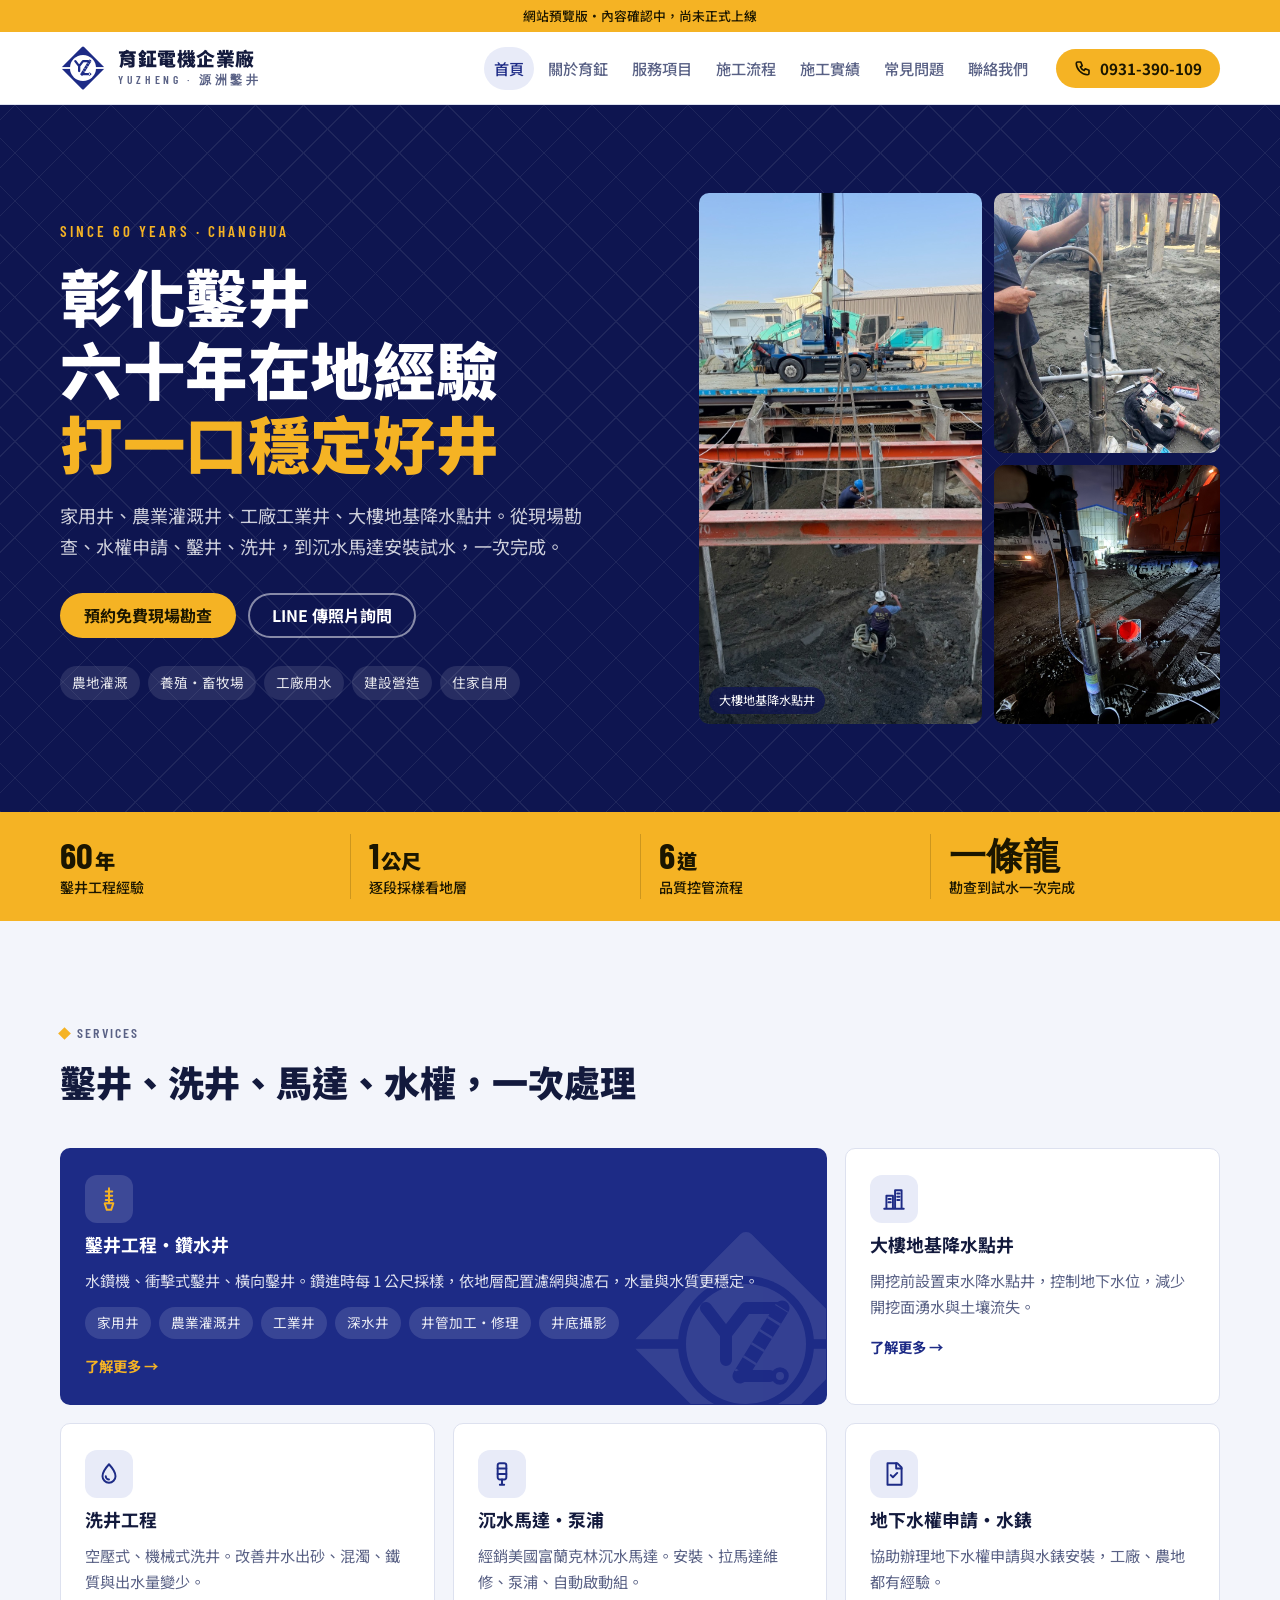
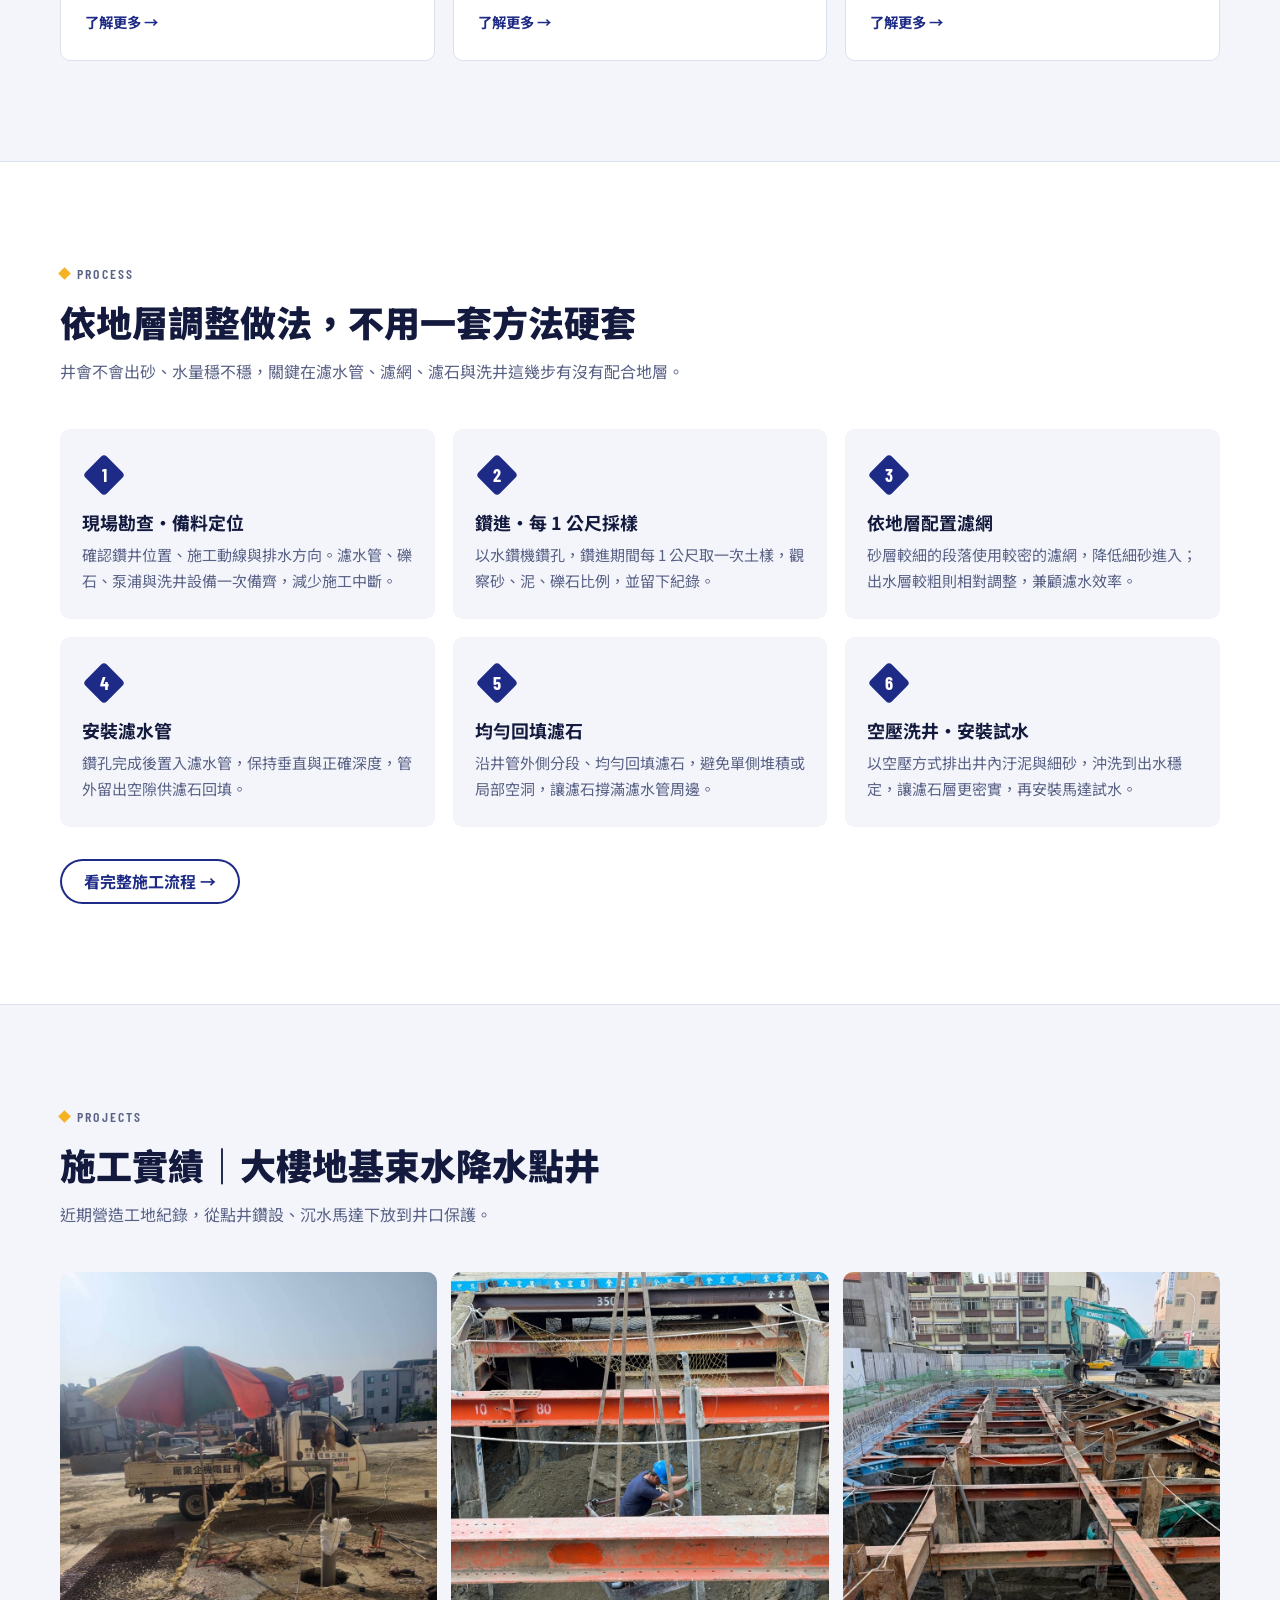
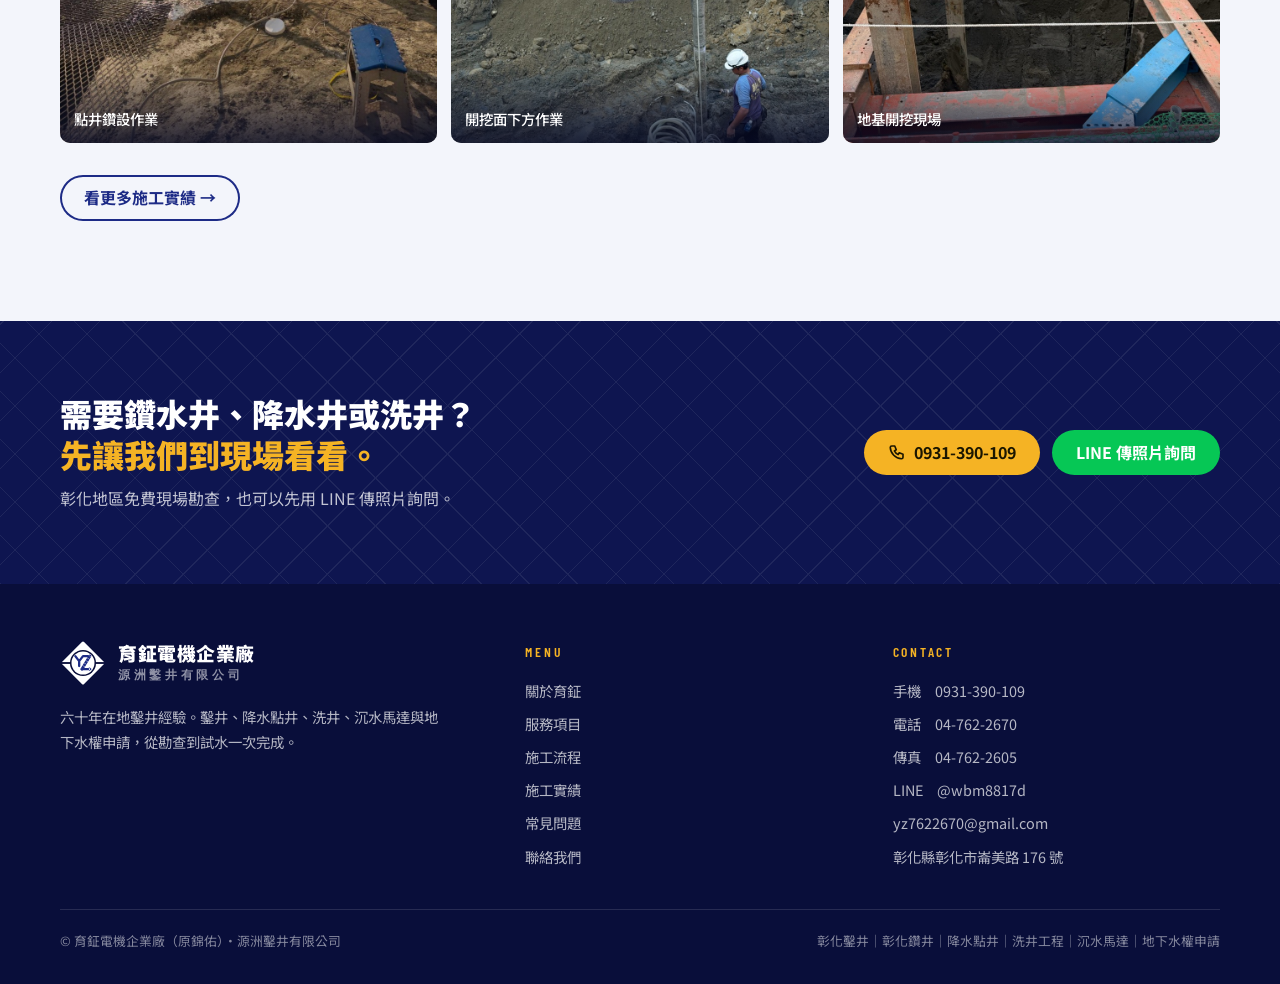
<file: index.html>
<!doctype html>
<html lang="zh-Hant">
<head>
<meta charset="utf-8">
<meta name="viewport" content="width=device-width, initial-scale=1, viewport-fit=cover">
<title>育鉦鑿井｜彰化鑿井・鑽水井・降水點井｜六十年經驗</title>
<meta name="description" content="彰化鑿井、鑽水井專業。育鉦電機企業廠・源洲鑿井有限公司，六十年在地經驗：家用井、農業井、工業井、大樓地基降水點井、洗井、沉水馬達與水權申請。免費現場勘查 0931-390-109。">
<link rel="canonical" href="https://ysldavid0526.github.io/yuzheng-well/">
<meta property="og:title" content="育鉦鑿井｜彰化鑿井・鑽水井・降水點井｜六十年經驗">
<meta property="og:description" content="彰化鑿井、鑽水井專業。育鉦電機企業廠・源洲鑿井有限公司，六十年在地經驗：家用井、農業井、工業井、大樓地基降水點井、洗井、沉水馬達與水權申請。免費現場勘查 0931-390-109。">
<meta property="og:type" content="website">
<meta property="og:url" content="https://ysldavid0526.github.io/yuzheng-well/">
<meta property="og:image" content="https://ysldavid0526.github.io/yuzheng-well/images/crane.jpg">
<meta name="theme-color" content="#0e1550">
<link rel="icon" href="favicon.svg" type="image/svg+xml">
<link rel="preconnect" href="https://fonts.googleapis.com">
<link rel="preconnect" href="https://fonts.gstatic.com" crossorigin>
<link rel="stylesheet" href="https://fonts.googleapis.com/css2?family=Noto+Sans+TC:wght@400;500;700;900&family=Barlow+Condensed:wght@500;600;700&display=swap">
<link rel="stylesheet" href="style.css?v=3">
<script type="application/ld+json">{"@context": "https://schema.org", "@type": "HomeAndConstructionBusiness", "name": "育鉦電機企業廠｜源洲鑿井有限公司", "alternateName": ["育鉦鑿井", "源洲鑿井", "錦佑"], "description": "彰化鑿井、鑽水井、營建降水點井、洗井工程、沉水馬達安裝維修與地下水權申請。", "telephone": ["+886-4-7622670", "+886-931-390109"], "faxNumber": "+886-4-7622605", "email": "yz7622670@gmail.com", "address": {"@type": "PostalAddress", "streetAddress": "崙美路176號", "addressLocality": "彰化市", "addressRegion": "彰化縣", "addressCountry": "TW"}, "areaServed": ["彰化縣", "台中市", "南投縣", "雲林縣"], "knowsAbout": ["鑿井工程", "鑽水井", "降水井", "點井", "空壓洗井", "機械式洗井", "沉水馬達", "地下水權申請"], "url": "https://ysldavid0526.github.io/yuzheng-well/"}</script>
</head>
<body>
<div class="ribbon">網站預覽版・內容確認中，尚未正式上線</div>
<header class="site-header">
  <div class="wrap">
    <a class="brand" href="index.html" aria-label="育鉦電機企業廠 首頁"><svg viewBox="0 0 120 120" aria-hidden="true"><defs><mask id="mh" maskUnits="userSpaceOnUse" x="0" y="0" width="120" height="120"><rect width="120" height="120" fill="#fff"/><rect y="57.6" width="120" height="4.8" fill="#000"/><circle cx="60" cy="60" r="34" fill="#000"/></mask></defs><path d="M60 8 112 60 60 112 8 60Z" fill="#1d2b86" stroke="#1d2b86" stroke-width="8" stroke-linejoin="round" mask="url(#mh)"/><circle cx="60" cy="60" r="30" fill="#fff"/><g fill="none" stroke="#1d2b86" stroke-linecap="round" stroke-linejoin="round"><path d="M40 42 50 55 60 42 78 42M50 55 50 68" stroke-width="6"/><path d="M78 42 57 76" stroke-width="7.5"/><path d="M78 42 57 76" stroke="#fff" stroke-width="7.5" stroke-linecap="butt" stroke-dasharray="1.2 6.5" stroke-dashoffset="-7"/><path d="M57 76 72 76" stroke-width="6"/><circle cx="77" cy="76" r="3.2" stroke-width="2.4"/></g></svg><span><b>育鉦電機企業廠</b><small>YUZHENG · 源洲鑿井</small></span></a>
    <nav class="nav" id="nav" aria-label="主選單"><a href="index.html" aria-current="page">首頁</a><a href="about.html">關於育鉦</a><a href="services.html">服務項目</a><a href="process.html">施工流程</a><a href="projects.html">施工實績</a><a href="faq.html">常見問題</a><a href="contact.html">聯絡我們</a></nav>
    <a class="btn btn-y call" href="tel:0931390109"><svg viewBox="0 0 24 24" fill="none" stroke="currentColor" stroke-width="2.2" stroke-linecap="round" stroke-linejoin="round" aria-hidden="true"><path d="M5 4h4l2 5-2.5 1.5a11 11 0 0 0 5 5L15 13l5 2v4a2 2 0 0 1-2 2A16 16 0 0 1 3 6a2 2 0 0 1 2-2"/></svg>0931-390-109</a>
    <button class="menu-btn" id="menuBtn" type="button" aria-controls="nav" aria-expanded="false" aria-label="開啟選單"><svg viewBox="0 0 24 24" fill="none" stroke="currentColor" stroke-width="2" stroke-linecap="round"><path d="M4 7h16M4 12h16M4 17h16"/></svg></button>
  </div>
</header>
<main>

<section class="navy hero">
  <div class="wrap">
    <div>
      <p class="tag">SINCE 60 YEARS · CHANGHUA</p>
      <h1>彰化鑿井<br>六十年在地經驗<br><span>打一口穩定好井</span></h1>
      <p class="lead">家用井、農業灌溉井、工廠工業井、大樓地基降水點井。從現場勘查、水權申請、鑿井、洗井，到沉水馬達安裝試水，一次完成。</p>
      <div class="ctas">
        <a class="btn btn-y" href="contact.html">預約免費現場勘查</a>
        <a class="btn btn-out" href="https://line.me/R/ti/p/@wbm8817d" target="_blank" rel="noopener">LINE 傳照片詢問</a>
      </div>
      <div class="who" aria-label="服務對象"><span>農地灌溉</span><span>養殖・畜牧場</span><span>工廠用水</span><span>建設營造</span><span>住家自用</span></div>
    </div>
    <div class="mosaic">
      <figure><img src="images/crane.jpg" alt="大樓地基開挖工地，吊放降水點井設備" fetchpriority="high"><figcaption>大樓地基降水點井</figcaption></figure>
      <figure><img src="images/pump.jpg" alt="施工人員下放沉水馬達" loading="lazy"></figure>
      <figure><img src="images/night.jpg" alt="夜間安裝沉水馬達" loading="lazy"></figure>
    </div>
  </div>
</section>

<section class="facts" aria-label="公司特色">
  <div class="wrap">
    <div><b>60<small>年</small></b><span>鑿井工程經驗</span></div>
    <div><b>1<small>公尺</small></b><span>逐段採樣看地層</span></div>
    <div><b>6<small>道</small></b><span>品質控管流程</span></div>
    <div><b>一條龍</b><span>勘查到試水一次完成</span></div>
  </div>
</section>

<section class="sec">
  <div class="wrap">
    <div class="head">
      <p class="kicker">Services</p>
      <h2>鑿井、洗井、馬達、水權，一次處理</h2>
    </div>
    <div class="svc">
      <a class="main" href="services.html#drilling">
        <svg viewBox="0 0 120 120" aria-hidden="true" class="wm"><defs><mask id="mw" maskUnits="userSpaceOnUse" x="0" y="0" width="120" height="120"><rect width="120" height="120" fill="#fff"/><rect y="57.6" width="120" height="4.8" fill="#000"/><circle cx="60" cy="60" r="34" fill="#000"/></mask></defs><path d="M60 8 112 60 60 112 8 60Z" fill="#ffffff" stroke="#ffffff" stroke-width="8" stroke-linejoin="round" mask="url(#mw)"/><circle cx="60" cy="60" r="30" fill="#fff"/><g fill="none" stroke="#1d2b86" stroke-linecap="round" stroke-linejoin="round"><path d="M40 42 50 55 60 42 78 42M50 55 50 68" stroke-width="6"/><path d="M78 42 57 76" stroke-width="7.5"/><path d="M78 42 57 76" stroke="#fff" stroke-width="7.5" stroke-linecap="butt" stroke-dasharray="1.2 6.5" stroke-dashoffset="-7"/><path d="M57 76 72 76" stroke-width="6"/><circle cx="77" cy="76" r="3.2" stroke-width="2.4"/></g></svg>
        <div class="ic"><svg viewBox="0 0 24 24" fill="none" stroke="currentColor" stroke-width="1.8" stroke-linecap="round" stroke-linejoin="round" aria-hidden="true"><path d="M12 2v14M9 5h6M9 9h6M9 13h6M8 16h8l-2 6h-4z"/></svg></div>
        <h3>鑿井工程・鑽水井</h3>
        <p>水鑽機、衝擊式鑿井、橫向鑿井。鑽進時每 1 公尺採樣，依地層配置濾網與濾石，水量與水質更穩定。</p>
        <ul><li>家用井</li><li>農業灌溉井</li><li>工業井</li><li>深水井</li><li>井管加工・修理</li><li>井底攝影</li></ul>
        <span class="go">了解更多 →</span>
      </a>
      <a href="services.html#dewatering"><div class="ic"><svg viewBox="0 0 24 24" fill="none" stroke="currentColor" stroke-width="1.8" stroke-linecap="round" stroke-linejoin="round" aria-hidden="true"><path d="M3 21h18M5 21V9h6v12M13 21V4h6v17M7 12h2M7 15h2M15 7h2M15 10h2M15 13h2"/></svg></div><h3>大樓地基降水點井</h3><p>開挖前設置束水降水點井，控制地下水位，減少開挖面湧水與土壤流失。</p><span class="go">了解更多 →</span></a>
      <a href="services.html#cleaning"><div class="ic"><svg viewBox="0 0 24 24" fill="none" stroke="currentColor" stroke-width="1.8" stroke-linecap="round" stroke-linejoin="round" aria-hidden="true"><path d="M12 3s6 6.5 6 11a6 6 0 0 1-12 0c0-4.5 6-11 6-11z"/><path d="M9 14a3 3 0 0 0 3 3"/></svg></div><h3>洗井工程</h3><p>空壓式、機械式洗井。改善井水出砂、混濁、鐵質與出水量變少。</p><span class="go">了解更多 →</span></a>
      <a href="services.html#pump"><div class="ic"><svg viewBox="0 0 24 24" fill="none" stroke="currentColor" stroke-width="1.8" stroke-linecap="round" stroke-linejoin="round" aria-hidden="true"><rect x="8" y="2" width="8" height="15" rx="2"/><path d="M8 7h8M8 12h8M12 17v5M10 22h4"/></svg></div><h3>沉水馬達・泵浦</h3><p>經銷美國富蘭克林沉水馬達。安裝、拉馬達維修、泵浦、自動啟動組。</p><span class="go">了解更多 →</span></a>
      <a href="services.html#permit"><div class="ic"><svg viewBox="0 0 24 24" fill="none" stroke="currentColor" stroke-width="1.8" stroke-linecap="round" stroke-linejoin="round" aria-hidden="true"><path d="M6 2h9l4 4v16H6z"/><path d="M14 2v5h5M9 13l2 2 4-4"/></svg></div><h3>地下水權申請・水錶</h3><p>協助辦理地下水權申請與水錶安裝，工廠、農地都有經驗。</p><span class="go">了解更多 →</span></a>
    </div>
  </div>
</section>

<section class="sec white">
  <div class="wrap">
    <div class="head">
      <p class="kicker">Process</p>
      <h2>依地層調整做法，不用一套方法硬套</h2>
      <p>井會不會出砂、水量穩不穩，關鍵在濾水管、濾網、濾石與洗井這幾步有沒有配合地層。</p>
    </div>
    <ol class="steps"><li><div class="num"><b>1</b></div><h3>現場勘查・備料定位</h3><p>確認鑽井位置、施工動線與排水方向。濾水管、礫石、泵浦與洗井設備一次備齊，減少施工中斷。</p></li><li><div class="num"><b>2</b></div><h3>鑽進・每 1 公尺採樣</h3><p>以水鑽機鑽孔，鑽進期間每 1 公尺取一次土樣，觀察砂、泥、礫石比例，並留下紀錄。</p></li><li><div class="num"><b>3</b></div><h3>依地層配置濾網</h3><p>砂層較細的段落使用較密的濾網，降低細砂進入；出水層較粗則相對調整，兼顧濾水效率。</p></li><li><div class="num"><b>4</b></div><h3>安裝濾水管</h3><p>鑽孔完成後置入濾水管，保持垂直與正確深度，管外留出空隙供濾石回填。</p></li><li><div class="num"><b>5</b></div><h3>均勻回填濾石</h3><p>沿井管外側分段、均勻回填濾石，避免單側堆積或局部空洞，讓濾石撐滿濾水管周邊。</p></li><li><div class="num"><b>6</b></div><h3>空壓洗井・安裝試水</h3><p>以空壓方式排出井內汙泥與細砂，沖洗到出水穩定，讓濾石層更密實，再安裝馬達試水。</p></li></ol>
    <div class="more-row"><a class="btn btn-out-navy" href="process.html">看完整施工流程 →</a></div>
  </div>
</section>

<section class="sec">
  <div class="wrap">
    <div class="head">
      <p class="kicker">Projects</p>
      <h2>施工實績｜大樓地基束水降水點井</h2>
      <p>近期營造工地紀錄，從點井鑽設、沉水馬達下放到井口保護。</p>
    </div>
    <div class="gallery">
      <figure><img src="images/rig.jpg" alt="鑿井車於工地鑽設點井" loading="lazy"><figcaption>點井鑽設作業</figcaption></figure>
      <figure><img src="images/pit.jpg" alt="施工人員在開挖面下方作業" loading="lazy"><figcaption>開挖面下方作業</figcaption></figure>
      <figure><img src="images/dig.jpg" alt="大樓地基開挖與鋼支撐" loading="lazy"><figcaption>地基開挖現場</figcaption></figure>
    </div>
    <div class="more-row"><a class="btn btn-out-navy" href="projects.html">看更多施工實績 →</a></div>
  </div>
</section>

<section class="navy cta">
  <div class="wrap">
    <div>
      <h2>需要鑽水井、降水井或洗井？<br><span>先讓我們到現場看看。</span></h2>
      <p>彰化地區免費現場勘查，也可以先用 LINE 傳照片詢問。</p>
    </div>
    <div class="ctas">
      <a class="btn btn-y" href="tel:0931390109"><svg viewBox="0 0 24 24" fill="none" stroke="currentColor" stroke-width="2.2" stroke-linecap="round" stroke-linejoin="round" aria-hidden="true"><path d="M5 4h4l2 5-2.5 1.5a11 11 0 0 0 5 5L15 13l5 2v4a2 2 0 0 1-2 2A16 16 0 0 1 3 6a2 2 0 0 1 2-2"/></svg>0931-390-109</a>
      <a class="btn btn-line" href="https://line.me/R/ti/p/@wbm8817d" target="_blank" rel="noopener">LINE 傳照片詢問</a>
    </div>
  </div>
</section>
</main>
<footer class="site-footer">
  <div class="wrap">
    <div>
      <a class="brand" href="index.html"><svg viewBox="0 0 120 120" aria-hidden="true"><defs><mask id="mf" maskUnits="userSpaceOnUse" x="0" y="0" width="120" height="120"><rect width="120" height="120" fill="#fff"/><rect y="57.6" width="120" height="4.8" fill="#000"/><circle cx="60" cy="60" r="34" fill="#000"/></mask></defs><path d="M60 8 112 60 60 112 8 60Z" fill="#ffffff" stroke="#ffffff" stroke-width="8" stroke-linejoin="round" mask="url(#mf)"/><circle cx="60" cy="60" r="30" fill="#fff"/><g fill="none" stroke="#1d2b86" stroke-linecap="round" stroke-linejoin="round"><path d="M40 42 50 55 60 42 78 42M50 55 50 68" stroke-width="6"/><path d="M78 42 57 76" stroke-width="7.5"/><path d="M78 42 57 76" stroke="#fff" stroke-width="7.5" stroke-linecap="butt" stroke-dasharray="1.2 6.5" stroke-dashoffset="-7"/><path d="M57 76 72 76" stroke-width="6"/><circle cx="77" cy="76" r="3.2" stroke-width="2.4"/></g></svg><span><b>育鉦電機企業廠</b><small>源洲鑿井有限公司</small></span></a>
      <p class="about">六十年在地鑿井經驗。鑿井、降水點井、洗井、沉水馬達與地下水權申請，從勘查到試水一次完成。</p>
    </div>
    <div>
      <h4>Menu</h4>
      <ul><li><a href="about.html">關於育鉦</a></li><li><a href="services.html">服務項目</a></li><li><a href="process.html">施工流程</a></li><li><a href="projects.html">施工實績</a></li><li><a href="faq.html">常見問題</a></li><li><a href="contact.html">聯絡我們</a></li></ul>
    </div>
    <div>
      <h4>Contact</h4>
      <ul>
        <li>手機　<a href="tel:0931390109">0931-390-109</a></li>
        <li>電話　<a href="tel:047622670">04-762-2670</a></li>
        <li>傳真　04-762-2605</li>
        <li>LINE　@wbm8817d</li>
        <li>yz7622670@gmail.com</li>
        <li>彰化縣彰化市崙美路 176 號</li>
      </ul>
    </div>
    <div class="bottom">
      <span>© 育鉦電機企業廠（原錦佑）・源洲鑿井有限公司</span>
      <span>彰化鑿井｜彰化鑽井｜降水點井｜洗井工程｜沉水馬達｜地下水權申請</span>
    </div>
  </div>
</footer>
<div class="callbar">
  <a class="btn btn-y" href="tel:0931390109">打電話</a>
  <a class="btn btn-line" href="https://line.me/R/ti/p/@wbm8817d" target="_blank" rel="noopener">LINE 詢問</a>
</div>
<script src="site.js"></script>
</body>
</html>
</file>
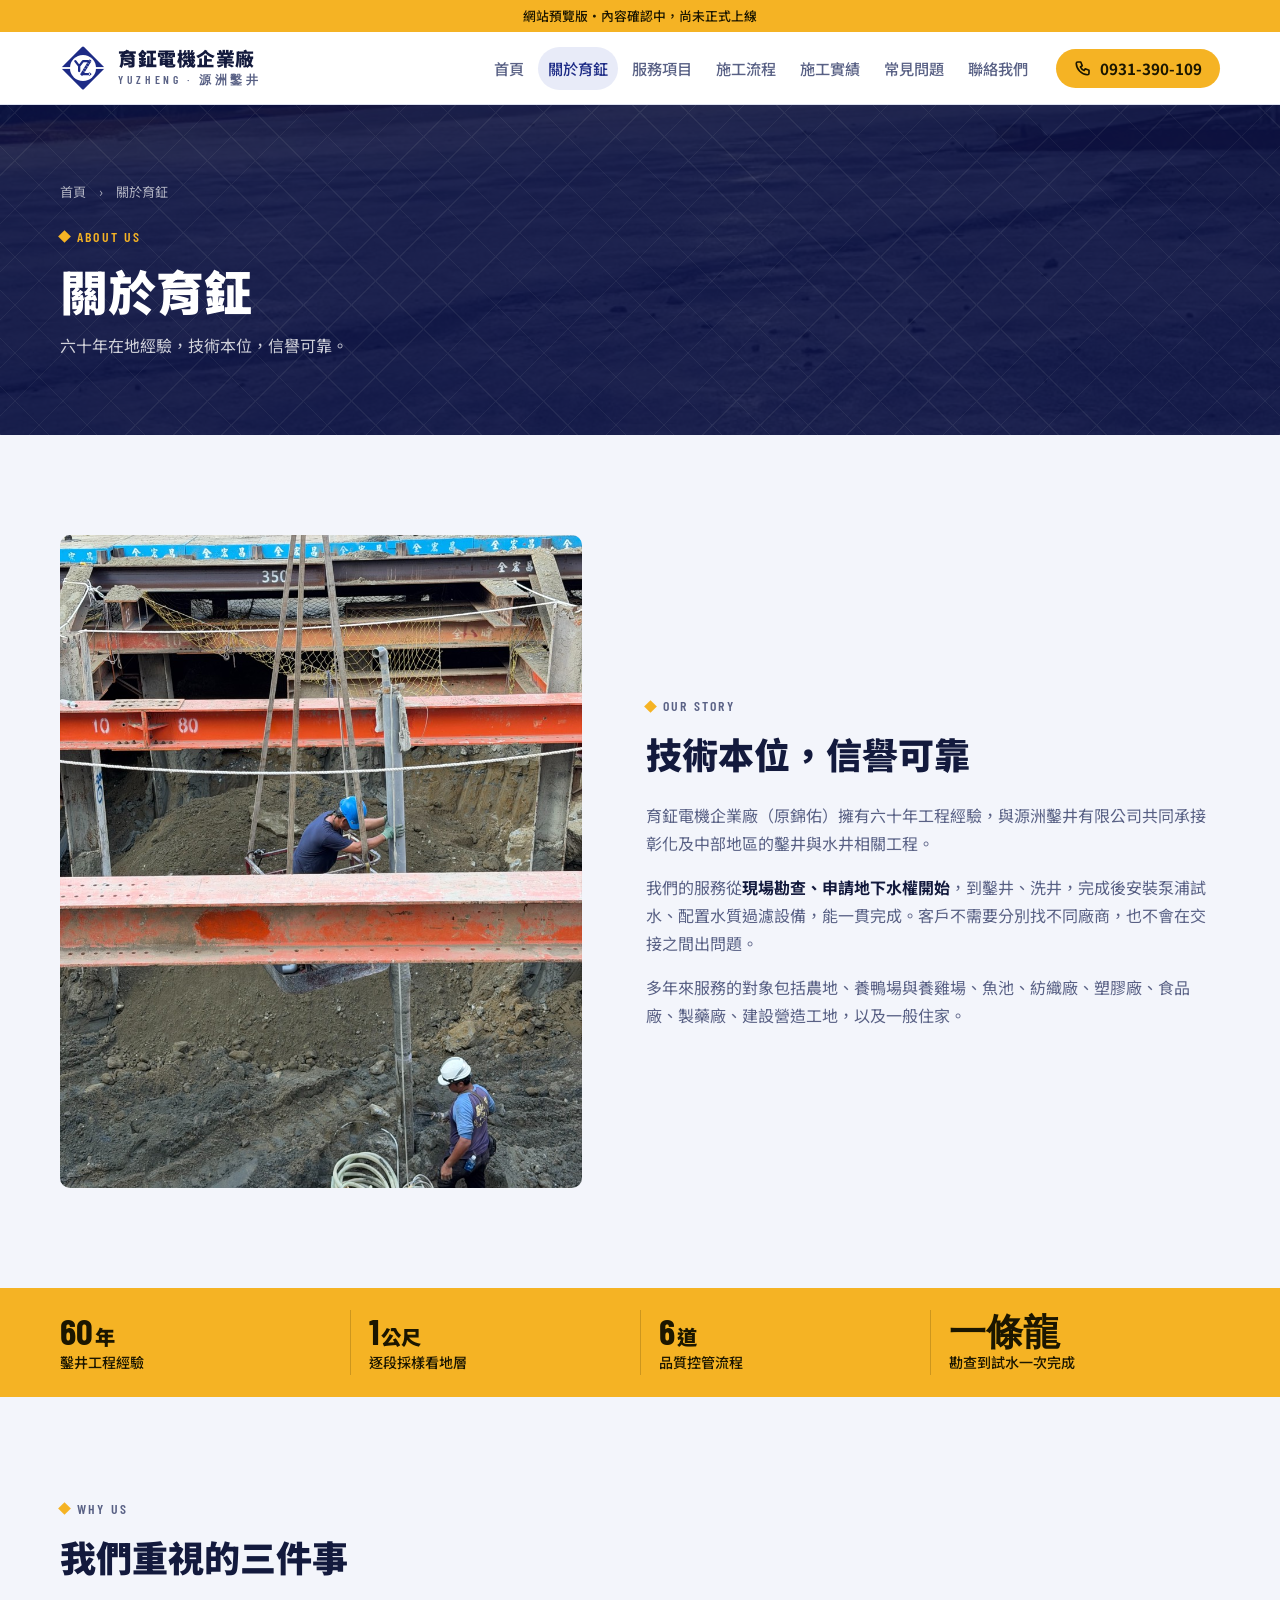
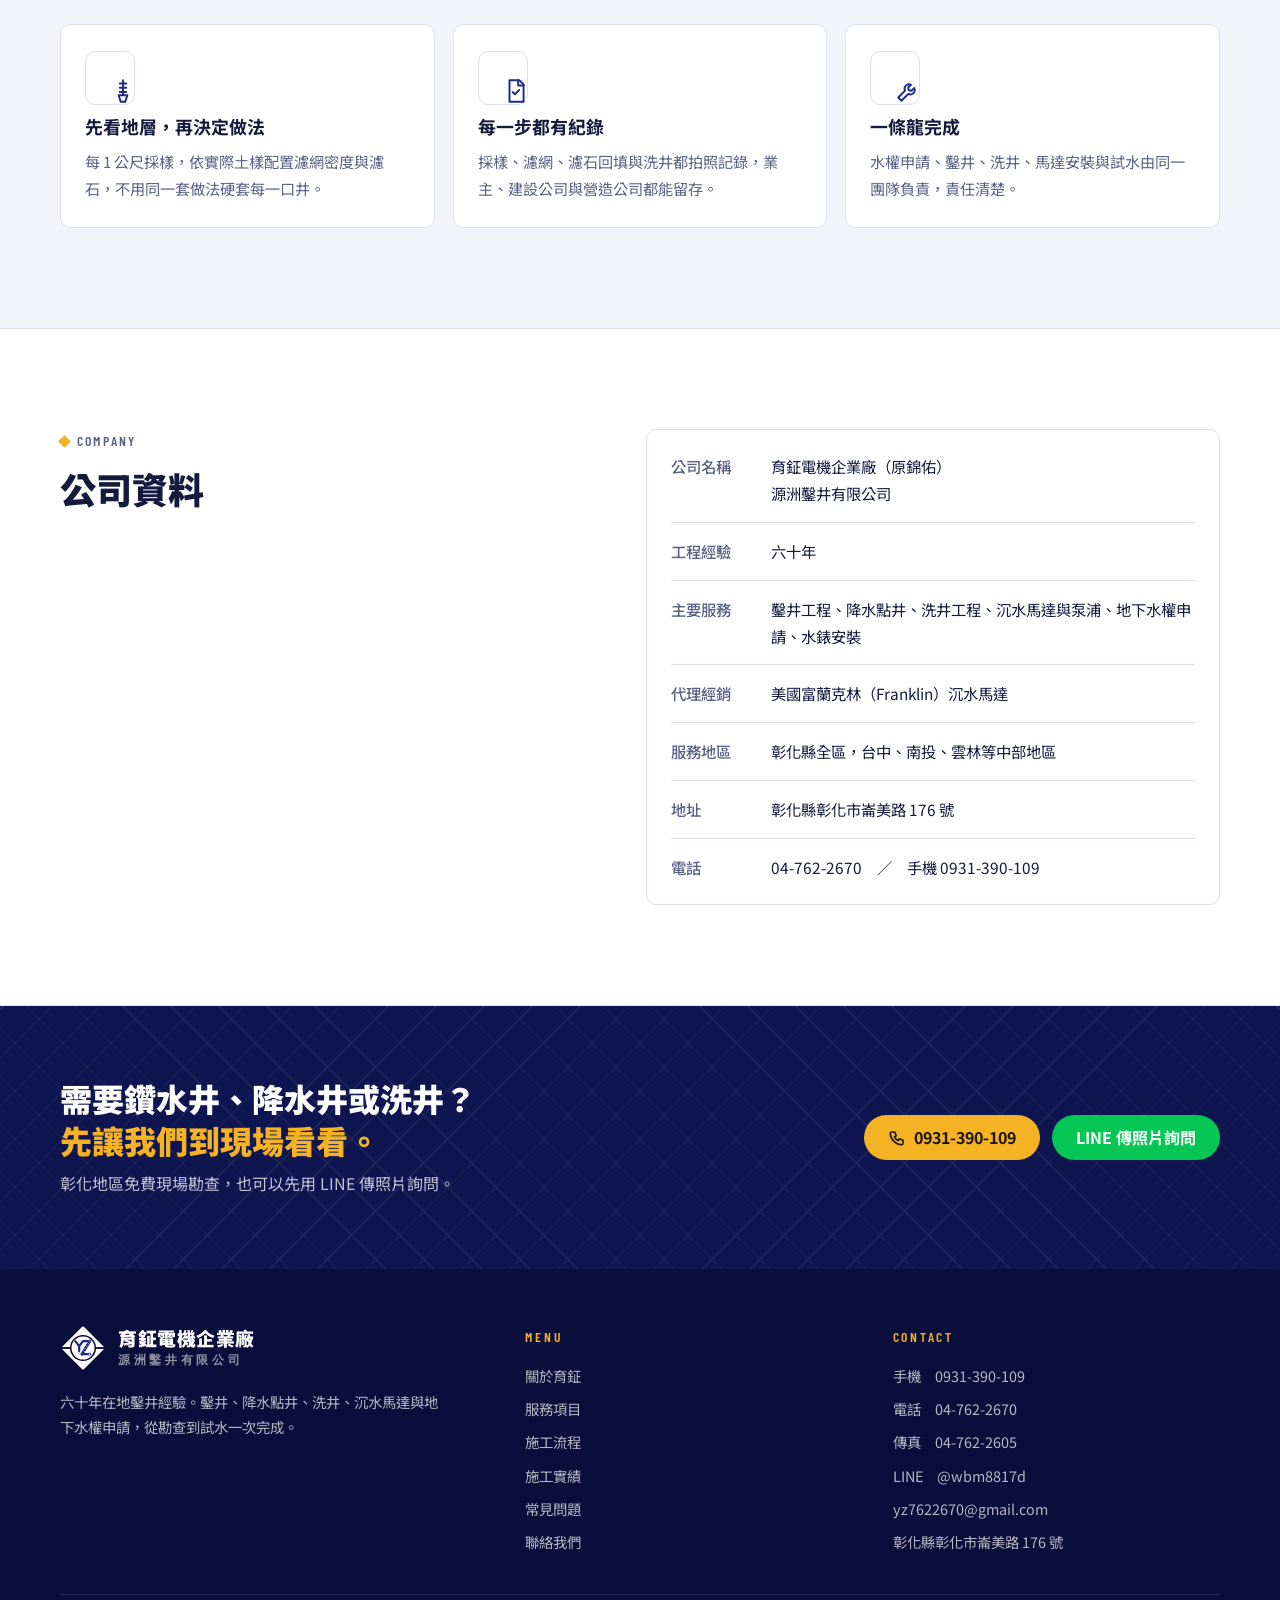
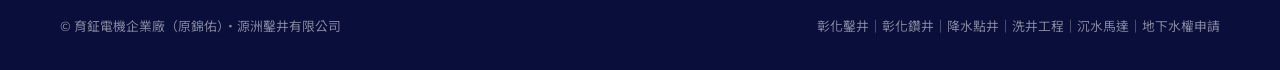
<file: about.html>
<!doctype html>
<html lang="zh-Hant">
<head>
<meta charset="utf-8">
<meta name="viewport" content="width=device-width, initial-scale=1, viewport-fit=cover">
<title>關於育鉦｜六十年彰化鑿井經驗｜育鉦電機企業廠</title>
<meta name="description" content="育鉦電機企業廠（原錦佑）與源洲鑿井有限公司，六十年鑿井工程經驗，從水權申請、鑿井、洗井到泵浦安裝試水一貫完成。">
<link rel="canonical" href="https://ysldavid0526.github.io/yuzheng-well/about.html">
<meta property="og:title" content="關於育鉦｜六十年彰化鑿井經驗｜育鉦電機企業廠">
<meta property="og:description" content="育鉦電機企業廠（原錦佑）與源洲鑿井有限公司，六十年鑿井工程經驗，從水權申請、鑿井、洗井到泵浦安裝試水一貫完成。">
<meta property="og:type" content="website">
<meta property="og:url" content="https://ysldavid0526.github.io/yuzheng-well/about.html">
<meta property="og:image" content="https://ysldavid0526.github.io/yuzheng-well/images/crane.jpg">
<meta name="theme-color" content="#0e1550">
<link rel="icon" href="favicon.svg" type="image/svg+xml">
<link rel="preconnect" href="https://fonts.googleapis.com">
<link rel="preconnect" href="https://fonts.gstatic.com" crossorigin>
<link rel="stylesheet" href="https://fonts.googleapis.com/css2?family=Noto+Sans+TC:wght@400;500;700;900&family=Barlow+Condensed:wght@500;600;700&display=swap">
<link rel="stylesheet" href="style.css?v=3">
<script type="application/ld+json">{"@context": "https://schema.org", "@type": "HomeAndConstructionBusiness", "name": "育鉦電機企業廠｜源洲鑿井有限公司", "alternateName": ["育鉦鑿井", "源洲鑿井", "錦佑"], "description": "彰化鑿井、鑽水井、營建降水點井、洗井工程、沉水馬達安裝維修與地下水權申請。", "telephone": ["+886-4-7622670", "+886-931-390109"], "faxNumber": "+886-4-7622605", "email": "yz7622670@gmail.com", "address": {"@type": "PostalAddress", "streetAddress": "崙美路176號", "addressLocality": "彰化市", "addressRegion": "彰化縣", "addressCountry": "TW"}, "areaServed": ["彰化縣", "台中市", "南投縣", "雲林縣"], "knowsAbout": ["鑿井工程", "鑽水井", "降水井", "點井", "空壓洗井", "機械式洗井", "沉水馬達", "地下水權申請"], "url": "https://ysldavid0526.github.io/yuzheng-well/"}</script>
</head>
<body>
<div class="ribbon">網站預覽版・內容確認中，尚未正式上線</div>
<header class="site-header">
  <div class="wrap">
    <a class="brand" href="index.html" aria-label="育鉦電機企業廠 首頁"><svg viewBox="0 0 120 120" aria-hidden="true"><defs><mask id="mh" maskUnits="userSpaceOnUse" x="0" y="0" width="120" height="120"><rect width="120" height="120" fill="#fff"/><rect y="57.6" width="120" height="4.8" fill="#000"/><circle cx="60" cy="60" r="34" fill="#000"/></mask></defs><path d="M60 8 112 60 60 112 8 60Z" fill="#1d2b86" stroke="#1d2b86" stroke-width="8" stroke-linejoin="round" mask="url(#mh)"/><circle cx="60" cy="60" r="30" fill="#fff"/><g fill="none" stroke="#1d2b86" stroke-linecap="round" stroke-linejoin="round"><path d="M40 42 50 55 60 42 78 42M50 55 50 68" stroke-width="6"/><path d="M78 42 57 76" stroke-width="7.5"/><path d="M78 42 57 76" stroke="#fff" stroke-width="7.5" stroke-linecap="butt" stroke-dasharray="1.2 6.5" stroke-dashoffset="-7"/><path d="M57 76 72 76" stroke-width="6"/><circle cx="77" cy="76" r="3.2" stroke-width="2.4"/></g></svg><span><b>育鉦電機企業廠</b><small>YUZHENG · 源洲鑿井</small></span></a>
    <nav class="nav" id="nav" aria-label="主選單"><a href="index.html">首頁</a><a href="about.html" aria-current="page">關於育鉦</a><a href="services.html">服務項目</a><a href="process.html">施工流程</a><a href="projects.html">施工實績</a><a href="faq.html">常見問題</a><a href="contact.html">聯絡我們</a></nav>
    <a class="btn btn-y call" href="tel:0931390109"><svg viewBox="0 0 24 24" fill="none" stroke="currentColor" stroke-width="2.2" stroke-linecap="round" stroke-linejoin="round" aria-hidden="true"><path d="M5 4h4l2 5-2.5 1.5a11 11 0 0 0 5 5L15 13l5 2v4a2 2 0 0 1-2 2A16 16 0 0 1 3 6a2 2 0 0 1 2-2"/></svg>0931-390-109</a>
    <button class="menu-btn" id="menuBtn" type="button" aria-controls="nav" aria-expanded="false" aria-label="開啟選單"><svg viewBox="0 0 24 24" fill="none" stroke="currentColor" stroke-width="2" stroke-linecap="round"><path d="M4 7h16M4 12h16M4 17h16"/></svg></button>
  </div>
</header>
<main>
<section class="navy banner">
  <img class="bg" src="images/dusk.jpg" alt="" aria-hidden="true">
  <div class="wrap">
    <p class="crumb"><a href="index.html">首頁</a>　›　關於育鉦</p>
    <p class="kicker">About Us</p>
    <h1>關於育鉦</h1>
    <p class="sub">六十年在地經驗，技術本位，信譽可靠。</p>
  </div>
</section>
<section class="sec">
  <div class="wrap split">
    <div class="round-img"><img src="images/pit.jpg" alt="施工人員於開挖面下方作業" loading="lazy"></div>
    <div>
      <div class="head" style="margin-bottom:24px">
        <p class="kicker">Our Story</p>
        <h2>技術本位，信譽可靠</h2>
      </div>
      <div class="prose">
        <p>育鉦電機企業廠（原錦佑）擁有六十年工程經驗，與源洲鑿井有限公司共同承接彰化及中部地區的鑿井與水井相關工程。</p>
        <p>我們的服務從<strong>現場勘查、申請地下水權開始</strong>，到鑿井、洗井，完成後安裝泵浦試水、配置水質過濾設備，能一貫完成。客戶不需要分別找不同廠商，也不會在交接之間出問題。</p>
        <p>多年來服務的對象包括農地、養鴨場與養雞場、魚池、紡織廠、塑膠廠、食品廠、製藥廠、建設營造工地，以及一般住家。</p>
      </div>
    </div>
  </div>
</section>

<section class="facts" aria-label="公司特色">
  <div class="wrap">
    <div><b>60<small>年</small></b><span>鑿井工程經驗</span></div>
    <div><b>1<small>公尺</small></b><span>逐段採樣看地層</span></div>
    <div><b>6<small>道</small></b><span>品質控管流程</span></div>
    <div><b>一條龍</b><span>勘查到試水一次完成</span></div>
  </div>
</section>

<section class="sec">
  <div class="wrap">
    <div class="head">
      <p class="kicker">Why Us</p>
      <h2>我們重視的三件事</h2>
    </div>
    <div class="values">
      <div><div class="ic"><svg viewBox="0 0 24 24" fill="none" stroke="currentColor" stroke-width="1.8" stroke-linecap="round" stroke-linejoin="round" aria-hidden="true"><path d="M12 2v14M9 5h6M9 9h6M9 13h6M8 16h8l-2 6h-4z"/></svg></div><h3>先看地層，再決定做法</h3><p>每 1 公尺採樣，依實際土樣配置濾網密度與濾石，不用同一套做法硬套每一口井。</p></div>
      <div><div class="ic"><svg viewBox="0 0 24 24" fill="none" stroke="currentColor" stroke-width="1.8" stroke-linecap="round" stroke-linejoin="round" aria-hidden="true"><path d="M6 2h9l4 4v16H6z"/><path d="M14 2v5h5M9 13l2 2 4-4"/></svg></div><h3>每一步都有紀錄</h3><p>採樣、濾網、濾石回填與洗井都拍照記錄，業主、建設公司與營造公司都能留存。</p></div>
      <div><div class="ic"><svg viewBox="0 0 24 24" fill="none" stroke="currentColor" stroke-width="1.8" stroke-linecap="round" stroke-linejoin="round" aria-hidden="true"><path d="M14.7 6.3a4 4 0 0 0-5.4 5.4L3 18l3 3 6.3-6.3a4 4 0 0 0 5.4-5.4l-2.5 2.5-2.5-.5-.5-2.5z"/></svg></div><h3>一條龍完成</h3><p>水權申請、鑿井、洗井、馬達安裝與試水由同一團隊負責，責任清楚。</p></div>
    </div>
  </div>
</section>

<section class="sec white">
  <div class="wrap split" style="align-items:start">
    <div class="head" style="margin:0">
      <p class="kicker">Company</p>
      <h2>公司資料</h2>
    </div>
    <div class="table-card"><table class="facts-table">
      <tr><th>公司名稱</th><td>育鉦電機企業廠（原錦佑）<br>源洲鑿井有限公司</td></tr>
      <tr><th>工程經驗</th><td>六十年</td></tr>
      <tr><th>主要服務</th><td>鑿井工程、降水點井、洗井工程、沉水馬達與泵浦、地下水權申請、水錶安裝</td></tr>
      <tr><th>代理經銷</th><td>美國富蘭克林（Franklin）沉水馬達</td></tr>
      <tr><th>服務地區</th><td>彰化縣全區，台中、南投、雲林等中部地區</td></tr>
      <tr><th>地址</th><td>彰化縣彰化市崙美路 176 號</td></tr>
      <tr><th>電話</th><td>04-762-2670　／　手機 0931-390-109</td></tr>
    </table></div>
  </div>
</section>

<section class="navy cta">
  <div class="wrap">
    <div>
      <h2>需要鑽水井、降水井或洗井？<br><span>先讓我們到現場看看。</span></h2>
      <p>彰化地區免費現場勘查，也可以先用 LINE 傳照片詢問。</p>
    </div>
    <div class="ctas">
      <a class="btn btn-y" href="tel:0931390109"><svg viewBox="0 0 24 24" fill="none" stroke="currentColor" stroke-width="2.2" stroke-linecap="round" stroke-linejoin="round" aria-hidden="true"><path d="M5 4h4l2 5-2.5 1.5a11 11 0 0 0 5 5L15 13l5 2v4a2 2 0 0 1-2 2A16 16 0 0 1 3 6a2 2 0 0 1 2-2"/></svg>0931-390-109</a>
      <a class="btn btn-line" href="https://line.me/R/ti/p/@wbm8817d" target="_blank" rel="noopener">LINE 傳照片詢問</a>
    </div>
  </div>
</section>
</main>
<footer class="site-footer">
  <div class="wrap">
    <div>
      <a class="brand" href="index.html"><svg viewBox="0 0 120 120" aria-hidden="true"><defs><mask id="mf" maskUnits="userSpaceOnUse" x="0" y="0" width="120" height="120"><rect width="120" height="120" fill="#fff"/><rect y="57.6" width="120" height="4.8" fill="#000"/><circle cx="60" cy="60" r="34" fill="#000"/></mask></defs><path d="M60 8 112 60 60 112 8 60Z" fill="#ffffff" stroke="#ffffff" stroke-width="8" stroke-linejoin="round" mask="url(#mf)"/><circle cx="60" cy="60" r="30" fill="#fff"/><g fill="none" stroke="#1d2b86" stroke-linecap="round" stroke-linejoin="round"><path d="M40 42 50 55 60 42 78 42M50 55 50 68" stroke-width="6"/><path d="M78 42 57 76" stroke-width="7.5"/><path d="M78 42 57 76" stroke="#fff" stroke-width="7.5" stroke-linecap="butt" stroke-dasharray="1.2 6.5" stroke-dashoffset="-7"/><path d="M57 76 72 76" stroke-width="6"/><circle cx="77" cy="76" r="3.2" stroke-width="2.4"/></g></svg><span><b>育鉦電機企業廠</b><small>源洲鑿井有限公司</small></span></a>
      <p class="about">六十年在地鑿井經驗。鑿井、降水點井、洗井、沉水馬達與地下水權申請，從勘查到試水一次完成。</p>
    </div>
    <div>
      <h4>Menu</h4>
      <ul><li><a href="about.html">關於育鉦</a></li><li><a href="services.html">服務項目</a></li><li><a href="process.html">施工流程</a></li><li><a href="projects.html">施工實績</a></li><li><a href="faq.html">常見問題</a></li><li><a href="contact.html">聯絡我們</a></li></ul>
    </div>
    <div>
      <h4>Contact</h4>
      <ul>
        <li>手機　<a href="tel:0931390109">0931-390-109</a></li>
        <li>電話　<a href="tel:047622670">04-762-2670</a></li>
        <li>傳真　04-762-2605</li>
        <li>LINE　@wbm8817d</li>
        <li>yz7622670@gmail.com</li>
        <li>彰化縣彰化市崙美路 176 號</li>
      </ul>
    </div>
    <div class="bottom">
      <span>© 育鉦電機企業廠（原錦佑）・源洲鑿井有限公司</span>
      <span>彰化鑿井｜彰化鑽井｜降水點井｜洗井工程｜沉水馬達｜地下水權申請</span>
    </div>
  </div>
</footer>
<div class="callbar">
  <a class="btn btn-y" href="tel:0931390109">打電話</a>
  <a class="btn btn-line" href="https://line.me/R/ti/p/@wbm8817d" target="_blank" rel="noopener">LINE 詢問</a>
</div>
<script src="site.js"></script>
</body>
</html>
</file>
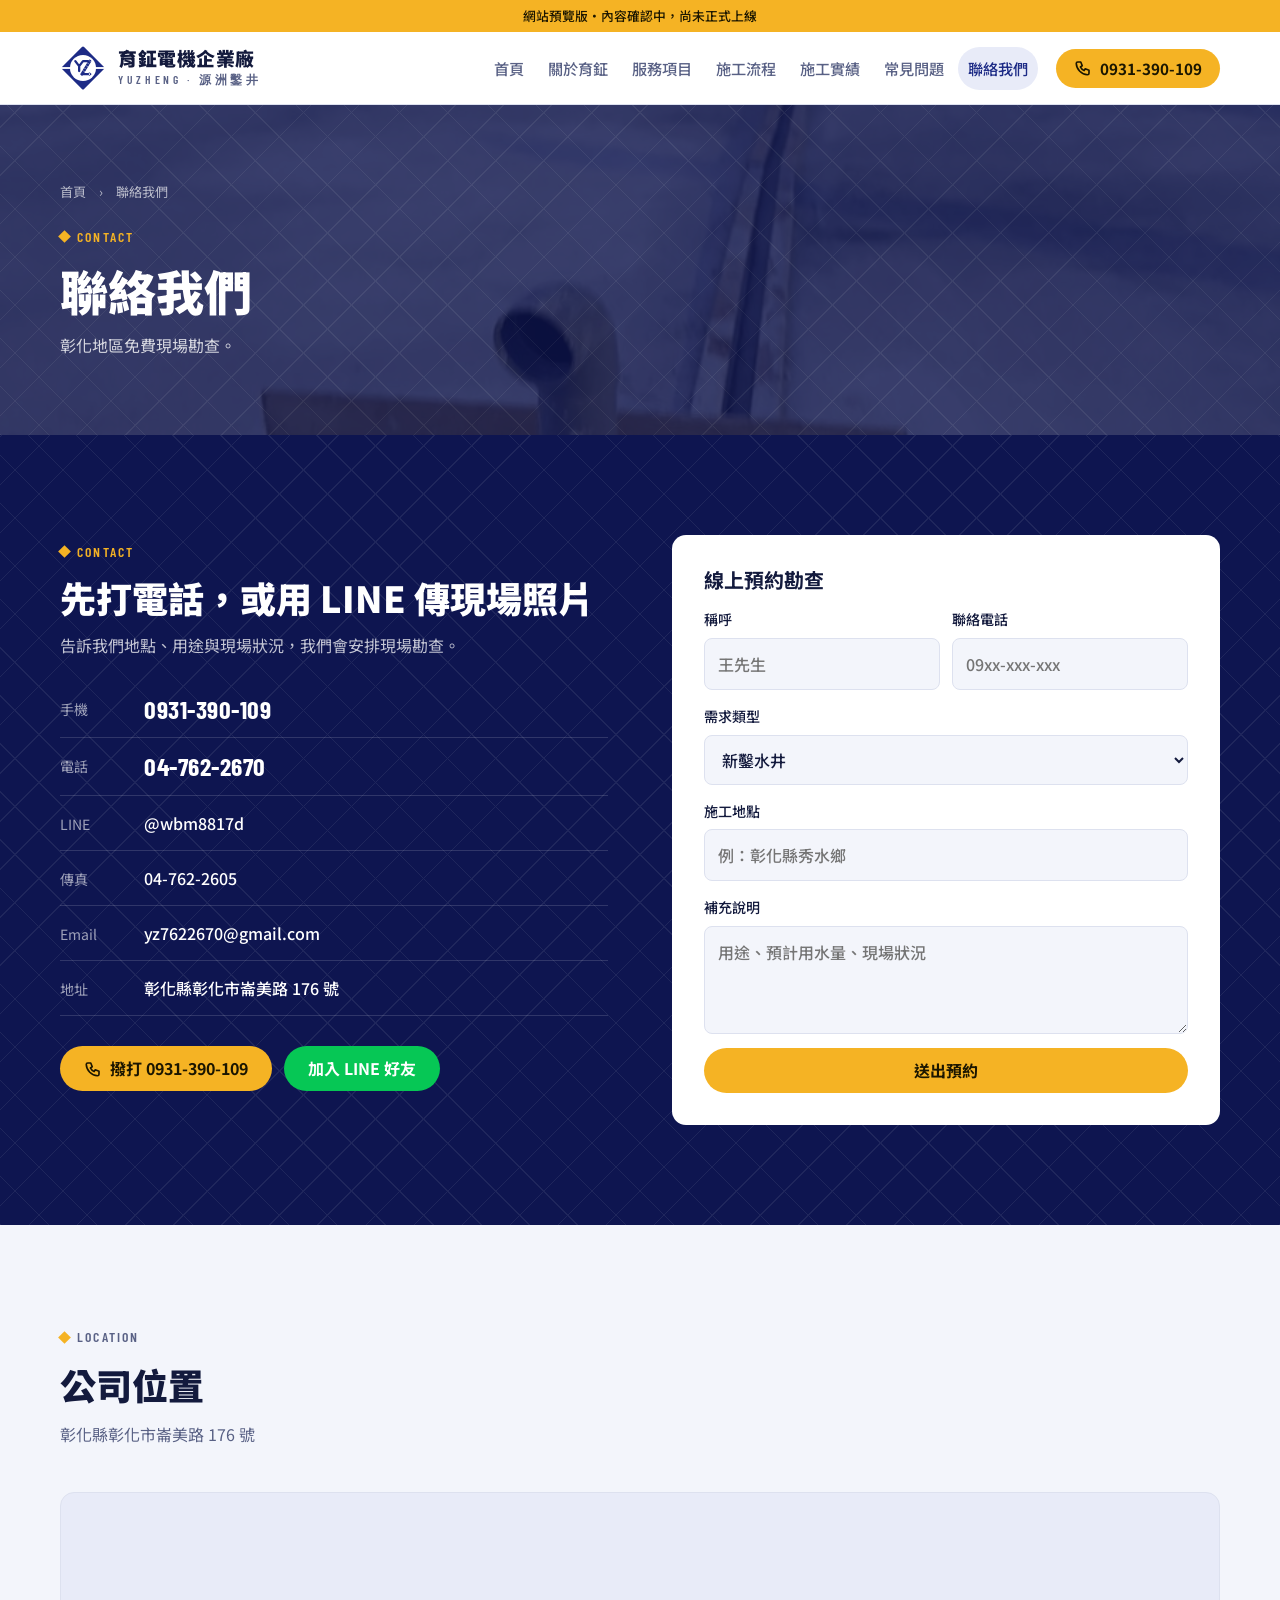
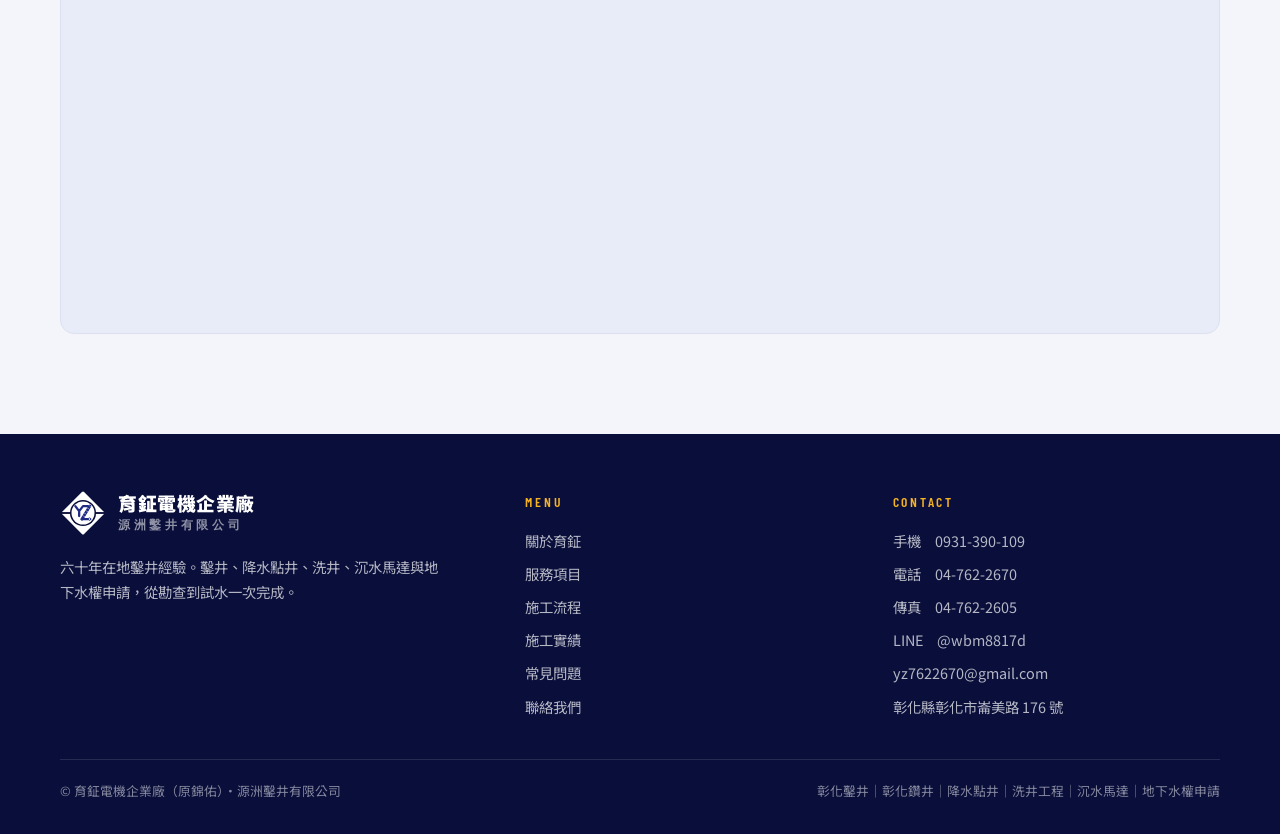
<file: contact.html>
<!doctype html>
<html lang="zh-Hant">
<head>
<meta charset="utf-8">
<meta name="viewport" content="width=device-width, initial-scale=1, viewport-fit=cover">
<title>聯絡我們｜免費現場勘查 0931-390-109｜育鉦鑿井</title>
<meta name="description" content="聯絡育鉦電機企業廠：手機 0931-390-109、電話 04-7622670、LINE @wbm8817d，地址彰化縣彰化市崙美路176號。">
<link rel="canonical" href="https://ysldavid0526.github.io/yuzheng-well/contact.html">
<meta property="og:title" content="聯絡我們｜免費現場勘查 0931-390-109｜育鉦鑿井">
<meta property="og:description" content="聯絡育鉦電機企業廠：手機 0931-390-109、電話 04-7622670、LINE @wbm8817d，地址彰化縣彰化市崙美路176號。">
<meta property="og:type" content="website">
<meta property="og:url" content="https://ysldavid0526.github.io/yuzheng-well/contact.html">
<meta property="og:image" content="https://ysldavid0526.github.io/yuzheng-well/images/crane.jpg">
<meta name="theme-color" content="#0e1550">
<link rel="icon" href="favicon.svg" type="image/svg+xml">
<link rel="preconnect" href="https://fonts.googleapis.com">
<link rel="preconnect" href="https://fonts.gstatic.com" crossorigin>
<link rel="stylesheet" href="https://fonts.googleapis.com/css2?family=Noto+Sans+TC:wght@400;500;700;900&family=Barlow+Condensed:wght@500;600;700&display=swap">
<link rel="stylesheet" href="style.css?v=3">
<script type="application/ld+json">{"@context": "https://schema.org", "@type": "HomeAndConstructionBusiness", "name": "育鉦電機企業廠｜源洲鑿井有限公司", "alternateName": ["育鉦鑿井", "源洲鑿井", "錦佑"], "description": "彰化鑿井、鑽水井、營建降水點井、洗井工程、沉水馬達安裝維修與地下水權申請。", "telephone": ["+886-4-7622670", "+886-931-390109"], "faxNumber": "+886-4-7622605", "email": "yz7622670@gmail.com", "address": {"@type": "PostalAddress", "streetAddress": "崙美路176號", "addressLocality": "彰化市", "addressRegion": "彰化縣", "addressCountry": "TW"}, "areaServed": ["彰化縣", "台中市", "南投縣", "雲林縣"], "knowsAbout": ["鑿井工程", "鑽水井", "降水井", "點井", "空壓洗井", "機械式洗井", "沉水馬達", "地下水權申請"], "url": "https://ysldavid0526.github.io/yuzheng-well/"}</script>
</head>
<body>
<div class="ribbon">網站預覽版・內容確認中，尚未正式上線</div>
<header class="site-header">
  <div class="wrap">
    <a class="brand" href="index.html" aria-label="育鉦電機企業廠 首頁"><svg viewBox="0 0 120 120" aria-hidden="true"><defs><mask id="mh" maskUnits="userSpaceOnUse" x="0" y="0" width="120" height="120"><rect width="120" height="120" fill="#fff"/><rect y="57.6" width="120" height="4.8" fill="#000"/><circle cx="60" cy="60" r="34" fill="#000"/></mask></defs><path d="M60 8 112 60 60 112 8 60Z" fill="#1d2b86" stroke="#1d2b86" stroke-width="8" stroke-linejoin="round" mask="url(#mh)"/><circle cx="60" cy="60" r="30" fill="#fff"/><g fill="none" stroke="#1d2b86" stroke-linecap="round" stroke-linejoin="round"><path d="M40 42 50 55 60 42 78 42M50 55 50 68" stroke-width="6"/><path d="M78 42 57 76" stroke-width="7.5"/><path d="M78 42 57 76" stroke="#fff" stroke-width="7.5" stroke-linecap="butt" stroke-dasharray="1.2 6.5" stroke-dashoffset="-7"/><path d="M57 76 72 76" stroke-width="6"/><circle cx="77" cy="76" r="3.2" stroke-width="2.4"/></g></svg><span><b>育鉦電機企業廠</b><small>YUZHENG · 源洲鑿井</small></span></a>
    <nav class="nav" id="nav" aria-label="主選單"><a href="index.html">首頁</a><a href="about.html">關於育鉦</a><a href="services.html">服務項目</a><a href="process.html">施工流程</a><a href="projects.html">施工實績</a><a href="faq.html">常見問題</a><a href="contact.html" aria-current="page">聯絡我們</a></nav>
    <a class="btn btn-y call" href="tel:0931390109"><svg viewBox="0 0 24 24" fill="none" stroke="currentColor" stroke-width="2.2" stroke-linecap="round" stroke-linejoin="round" aria-hidden="true"><path d="M5 4h4l2 5-2.5 1.5a11 11 0 0 0 5 5L15 13l5 2v4a2 2 0 0 1-2 2A16 16 0 0 1 3 6a2 2 0 0 1 2-2"/></svg>0931-390-109</a>
    <button class="menu-btn" id="menuBtn" type="button" aria-controls="nav" aria-expanded="false" aria-label="開啟選單"><svg viewBox="0 0 24 24" fill="none" stroke="currentColor" stroke-width="2" stroke-linecap="round"><path d="M4 7h16M4 12h16M4 17h16"/></svg></button>
  </div>
</header>
<main>
<section class="navy banner">
  <img class="bg" src="images/box.jpg" alt="" aria-hidden="true">
  <div class="wrap">
    <p class="crumb"><a href="index.html">首頁</a>　›　聯絡我們</p>
    <p class="kicker">Contact</p>
    <h1>聯絡我們</h1>
    <p class="sub">彰化地區免費現場勘查。</p>
  </div>
</section>
<section class="navy contact">
  <div class="wrap">
    <div>
      <p class="kicker">Contact</p>
      <h2>先打電話，或用 LINE 傳現場照片</h2>
      <p class="intro">告訴我們地點、用途與現場狀況，我們會安排現場勘查。</p>
      <dl class="info">
        <div><dt>手機</dt><dd class="big"><a href="tel:0931390109">0931-390-109</a></dd></div>
        <div><dt>電話</dt><dd class="big"><a href="tel:047622670">04-762-2670</a></dd></div>
        <div><dt>LINE</dt><dd><a href="https://line.me/R/ti/p/@wbm8817d" target="_blank" rel="noopener">@wbm8817d</a></dd></div>
        <div><dt>傳真</dt><dd>04-762-2605</dd></div>
        <div><dt>Email</dt><dd><a href="mailto:yz7622670@gmail.com">yz7622670@gmail.com</a></dd></div>
        <div><dt>地址</dt><dd>彰化縣彰化市崙美路 176 號</dd></div>
      </dl>
      <div class="ctas">
        <a class="btn btn-y" href="tel:0931390109"><svg viewBox="0 0 24 24" fill="none" stroke="currentColor" stroke-width="2.2" stroke-linecap="round" stroke-linejoin="round" aria-hidden="true"><path d="M5 4h4l2 5-2.5 1.5a11 11 0 0 0 5 5L15 13l5 2v4a2 2 0 0 1-2 2A16 16 0 0 1 3 6a2 2 0 0 1 2-2"/></svg>撥打 0931-390-109</a>
        <a class="btn btn-line" href="https://line.me/R/ti/p/@wbm8817d" target="_blank" rel="noopener">加入 LINE 好友</a>
      </div>
    </div>
    <form class="ask" id="ask" novalidate>
      <h3>線上預約勘查</h3>
      <div class="row">
        <label for="f-name">稱呼<input id="f-name" name="name" placeholder="王先生" autocomplete="name"></label>
        <label for="f-tel">聯絡電話<input id="f-tel" name="tel" placeholder="09xx-xxx-xxx" inputmode="tel" autocomplete="tel"></label>
      </div>
      <label for="f-type">需求類型
        <select id="f-type" name="type"><option>新鑿水井</option><option>營建降水點井</option><option>洗井（出砂、混濁、水量少）</option><option>馬達、泵浦安裝維修</option><option>水權申請、水錶</option><option>其他</option></select>
      </label>
      <label for="f-loc">施工地點<input id="f-loc" name="loc" placeholder="例：彰化縣秀水鄉"></label>
      <label for="f-msg">補充說明<textarea id="f-msg" name="msg" rows="3" placeholder="用途、預計用水量、現場狀況"></textarea></label>
      <button class="btn btn-y" type="submit">送出預約</button>
      <p class="done" id="done" hidden>預覽版：表單尚未連接，正式上線後會寄到公司信箱。現在請先來電或 LINE 聯絡。</p>
    </form>
  </div>
</section>
<section class="sec">
  <div class="wrap">
    <div class="head">
      <p class="kicker">Location</p>
      <h2>公司位置</h2>
      <p>彰化縣彰化市崙美路 176 號</p>
    </div>
    <div class="map"><iframe title="育鉦電機企業廠地圖" loading="lazy" referrerpolicy="no-referrer-when-downgrade" src="https://www.google.com/maps?q=%E5%BD%B0%E5%8C%96%E7%B8%A3%E5%BD%B0%E5%8C%96%E5%B8%82%E5%B4%99%E7%BE%8E%E8%B7%AF176%E8%99%9F&output=embed"></iframe></div>
  </div>
</section>


</main>
<footer class="site-footer">
  <div class="wrap">
    <div>
      <a class="brand" href="index.html"><svg viewBox="0 0 120 120" aria-hidden="true"><defs><mask id="mf" maskUnits="userSpaceOnUse" x="0" y="0" width="120" height="120"><rect width="120" height="120" fill="#fff"/><rect y="57.6" width="120" height="4.8" fill="#000"/><circle cx="60" cy="60" r="34" fill="#000"/></mask></defs><path d="M60 8 112 60 60 112 8 60Z" fill="#ffffff" stroke="#ffffff" stroke-width="8" stroke-linejoin="round" mask="url(#mf)"/><circle cx="60" cy="60" r="30" fill="#fff"/><g fill="none" stroke="#1d2b86" stroke-linecap="round" stroke-linejoin="round"><path d="M40 42 50 55 60 42 78 42M50 55 50 68" stroke-width="6"/><path d="M78 42 57 76" stroke-width="7.5"/><path d="M78 42 57 76" stroke="#fff" stroke-width="7.5" stroke-linecap="butt" stroke-dasharray="1.2 6.5" stroke-dashoffset="-7"/><path d="M57 76 72 76" stroke-width="6"/><circle cx="77" cy="76" r="3.2" stroke-width="2.4"/></g></svg><span><b>育鉦電機企業廠</b><small>源洲鑿井有限公司</small></span></a>
      <p class="about">六十年在地鑿井經驗。鑿井、降水點井、洗井、沉水馬達與地下水權申請，從勘查到試水一次完成。</p>
    </div>
    <div>
      <h4>Menu</h4>
      <ul><li><a href="about.html">關於育鉦</a></li><li><a href="services.html">服務項目</a></li><li><a href="process.html">施工流程</a></li><li><a href="projects.html">施工實績</a></li><li><a href="faq.html">常見問題</a></li><li><a href="contact.html">聯絡我們</a></li></ul>
    </div>
    <div>
      <h4>Contact</h4>
      <ul>
        <li>手機　<a href="tel:0931390109">0931-390-109</a></li>
        <li>電話　<a href="tel:047622670">04-762-2670</a></li>
        <li>傳真　04-762-2605</li>
        <li>LINE　@wbm8817d</li>
        <li>yz7622670@gmail.com</li>
        <li>彰化縣彰化市崙美路 176 號</li>
      </ul>
    </div>
    <div class="bottom">
      <span>© 育鉦電機企業廠（原錦佑）・源洲鑿井有限公司</span>
      <span>彰化鑿井｜彰化鑽井｜降水點井｜洗井工程｜沉水馬達｜地下水權申請</span>
    </div>
  </div>
</footer>
<div class="callbar">
  <a class="btn btn-y" href="tel:0931390109">打電話</a>
  <a class="btn btn-line" href="https://line.me/R/ti/p/@wbm8817d" target="_blank" rel="noopener">LINE 詢問</a>
</div>
<script src="site.js"></script>
</body>
</html>
</file>
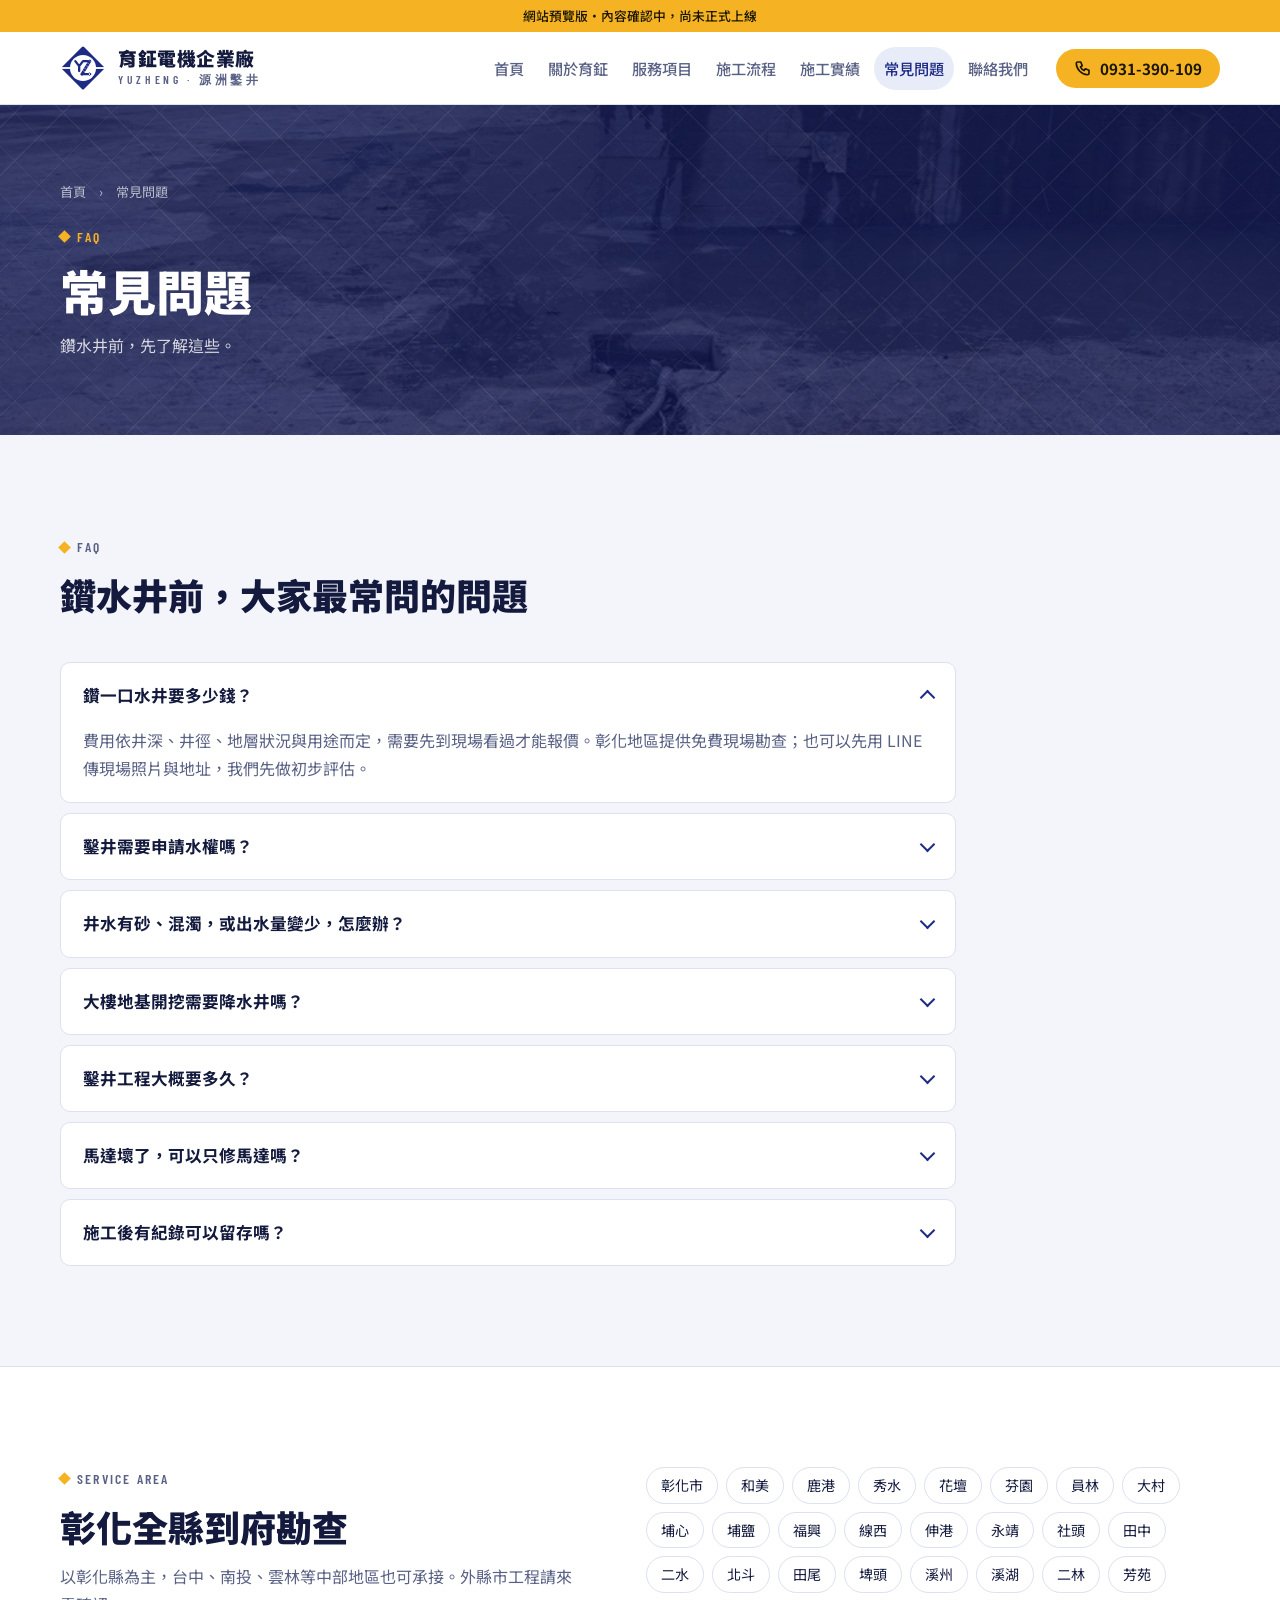
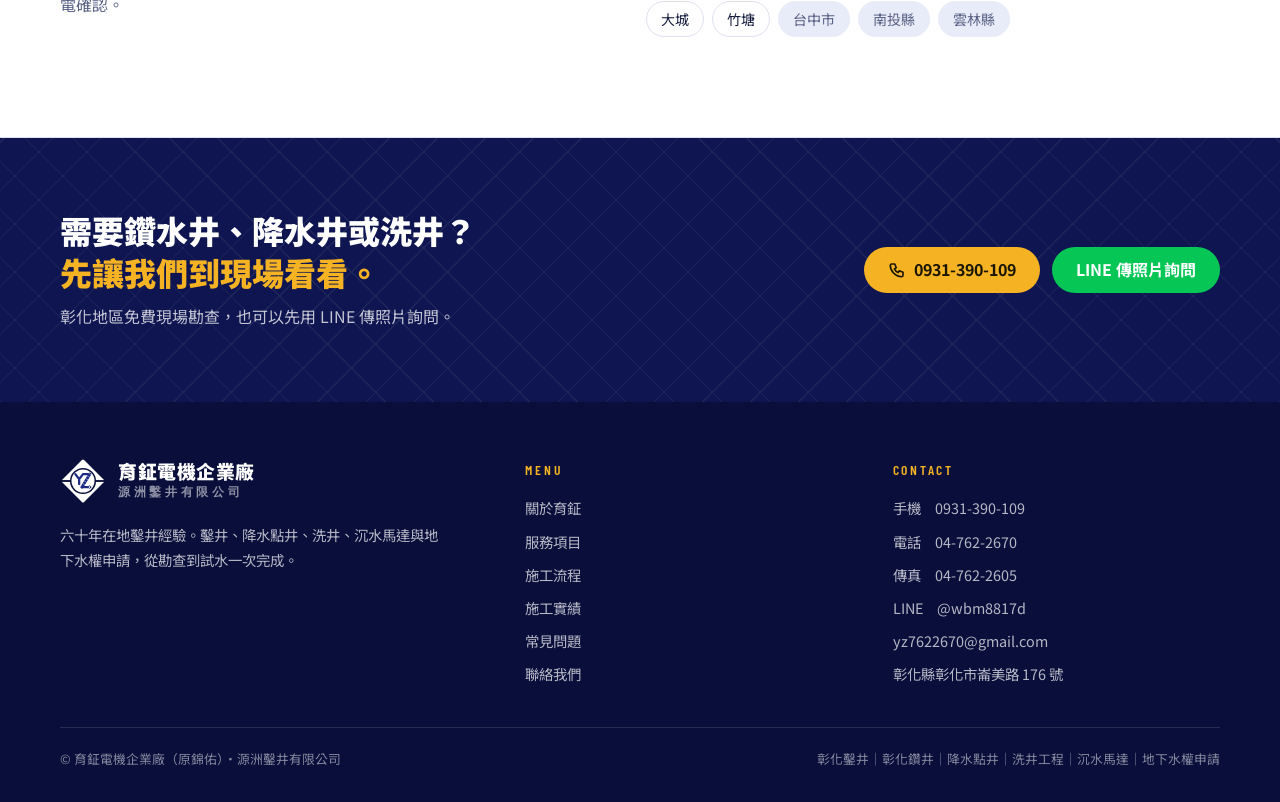
<file: faq.html>
<!doctype html>
<html lang="zh-Hant">
<head>
<meta charset="utf-8">
<meta name="viewport" content="width=device-width, initial-scale=1, viewport-fit=cover">
<title>常見問題｜鑽水井費用・水權申請・井水出砂｜育鉦鑿井</title>
<meta name="description" content="鑽水井要多少錢？要申請水權嗎？井水出砂怎麼辦？大樓地基需要降水井嗎？育鉦鑿井整理常見問題與服務地區。">
<link rel="canonical" href="https://ysldavid0526.github.io/yuzheng-well/faq.html">
<meta property="og:title" content="常見問題｜鑽水井費用・水權申請・井水出砂｜育鉦鑿井">
<meta property="og:description" content="鑽水井要多少錢？要申請水權嗎？井水出砂怎麼辦？大樓地基需要降水井嗎？育鉦鑿井整理常見問題與服務地區。">
<meta property="og:type" content="website">
<meta property="og:url" content="https://ysldavid0526.github.io/yuzheng-well/faq.html">
<meta property="og:image" content="https://ysldavid0526.github.io/yuzheng-well/images/crane.jpg">
<meta name="theme-color" content="#0e1550">
<link rel="icon" href="favicon.svg" type="image/svg+xml">
<link rel="preconnect" href="https://fonts.googleapis.com">
<link rel="preconnect" href="https://fonts.gstatic.com" crossorigin>
<link rel="stylesheet" href="https://fonts.googleapis.com/css2?family=Noto+Sans+TC:wght@400;500;700;900&family=Barlow+Condensed:wght@500;600;700&display=swap">
<link rel="stylesheet" href="style.css?v=3">
<script type="application/ld+json">{"@context": "https://schema.org", "@type": "FAQPage", "mainEntity": [{"@type": "Question", "name": "鑽一口水井要多少錢？", "acceptedAnswer": {"@type": "Answer", "text": "費用依井深、井徑、地層狀況與用途而定，需要先到現場看過才能報價。彰化地區提供免費現場勘查；也可以先用 LINE 傳現場照片與地址，我們先做初步評估。"}}, {"@type": "Question", "name": "鑿井需要申請水權嗎？", "acceptedAnswer": {"@type": "Answer", "text": "依用途與用水量，多數情況需要依法申請地下水權。我們可以協助水權申請與水錶安裝，從勘查、申請到鑿井一次處理。"}}, {"@type": "Question", "name": "井水有砂、混濁，或出水量變少，怎麼辦？", "acceptedAnswer": {"@type": "Answer", "text": "常見原因是濾網密度不合地層，或濾石回填不均。舊井可先以空壓式或機械式洗井改善；新井則從每 1 公尺採樣、依地層配置濾網開始預防。"}}, {"@type": "Question", "name": "大樓地基開挖需要降水井嗎？", "acceptedAnswer": {"@type": "Answer", "text": "地下水位高的工地，開挖前通常需要設置降水點井束水降水，避免開挖面湧水與土壤流失。我們有營造建設大樓地基降水點井的施工經驗，可配合工地進度。"}}, {"@type": "Question", "name": "鑿井工程大概要多久？", "acceptedAnswer": {"@type": "Answer", "text": "工期依井深、地層與現場條件而不同，勘查時會一併說明預估工期與施工動線。"}}, {"@type": "Question", "name": "馬達壞了，可以只修馬達嗎？", "acceptedAnswer": {"@type": "Answer", "text": "可以。拉馬達檢修、更換沉水馬達、泵浦與水缸都有承接，並經銷美國富蘭克林沉水馬達。"}}, {"@type": "Question", "name": "施工後有紀錄可以留存嗎？", "acceptedAnswer": {"@type": "Answer", "text": "有。採樣、濾網配置、濾石回填與洗井都會拍照記錄，方便業主、建設公司與營造公司留存。"}}]}</script>
</head>
<body>
<div class="ribbon">網站預覽版・內容確認中，尚未正式上線</div>
<header class="site-header">
  <div class="wrap">
    <a class="brand" href="index.html" aria-label="育鉦電機企業廠 首頁"><svg viewBox="0 0 120 120" aria-hidden="true"><defs><mask id="mh" maskUnits="userSpaceOnUse" x="0" y="0" width="120" height="120"><rect width="120" height="120" fill="#fff"/><rect y="57.6" width="120" height="4.8" fill="#000"/><circle cx="60" cy="60" r="34" fill="#000"/></mask></defs><path d="M60 8 112 60 60 112 8 60Z" fill="#1d2b86" stroke="#1d2b86" stroke-width="8" stroke-linejoin="round" mask="url(#mh)"/><circle cx="60" cy="60" r="30" fill="#fff"/><g fill="none" stroke="#1d2b86" stroke-linecap="round" stroke-linejoin="round"><path d="M40 42 50 55 60 42 78 42M50 55 50 68" stroke-width="6"/><path d="M78 42 57 76" stroke-width="7.5"/><path d="M78 42 57 76" stroke="#fff" stroke-width="7.5" stroke-linecap="butt" stroke-dasharray="1.2 6.5" stroke-dashoffset="-7"/><path d="M57 76 72 76" stroke-width="6"/><circle cx="77" cy="76" r="3.2" stroke-width="2.4"/></g></svg><span><b>育鉦電機企業廠</b><small>YUZHENG · 源洲鑿井</small></span></a>
    <nav class="nav" id="nav" aria-label="主選單"><a href="index.html">首頁</a><a href="about.html">關於育鉦</a><a href="services.html">服務項目</a><a href="process.html">施工流程</a><a href="projects.html">施工實績</a><a href="faq.html" aria-current="page">常見問題</a><a href="contact.html">聯絡我們</a></nav>
    <a class="btn btn-y call" href="tel:0931390109"><svg viewBox="0 0 24 24" fill="none" stroke="currentColor" stroke-width="2.2" stroke-linecap="round" stroke-linejoin="round" aria-hidden="true"><path d="M5 4h4l2 5-2.5 1.5a11 11 0 0 0 5 5L15 13l5 2v4a2 2 0 0 1-2 2A16 16 0 0 1 3 6a2 2 0 0 1 2-2"/></svg>0931-390-109</a>
    <button class="menu-btn" id="menuBtn" type="button" aria-controls="nav" aria-expanded="false" aria-label="開啟選單"><svg viewBox="0 0 24 24" fill="none" stroke="currentColor" stroke-width="2" stroke-linecap="round"><path d="M4 7h16M4 12h16M4 17h16"/></svg></button>
  </div>
</header>
<main>
<section class="navy banner">
  <img class="bg" src="images/site.jpg" alt="" aria-hidden="true">
  <div class="wrap">
    <p class="crumb"><a href="index.html">首頁</a>　›　常見問題</p>
    <p class="kicker">FAQ</p>
    <h1>常見問題</h1>
    <p class="sub">鑽水井前，先了解這些。</p>
  </div>
</section>
<section class="sec">
  <div class="wrap">
    <div class="head">
      <p class="kicker">FAQ</p>
      <h2>鑽水井前，大家最常問的問題</h2>
    </div>
    <div class="faq"><details open><summary>鑽一口水井要多少錢？</summary><p>費用依井深、井徑、地層狀況與用途而定，需要先到現場看過才能報價。彰化地區提供免費現場勘查；也可以先用 LINE 傳現場照片與地址，我們先做初步評估。</p></details><details><summary>鑿井需要申請水權嗎？</summary><p>依用途與用水量，多數情況需要依法申請地下水權。我們可以協助水權申請與水錶安裝，從勘查、申請到鑿井一次處理。</p></details><details><summary>井水有砂、混濁，或出水量變少，怎麼辦？</summary><p>常見原因是濾網密度不合地層，或濾石回填不均。舊井可先以空壓式或機械式洗井改善；新井則從每 1 公尺採樣、依地層配置濾網開始預防。</p></details><details><summary>大樓地基開挖需要降水井嗎？</summary><p>地下水位高的工地，開挖前通常需要設置降水點井束水降水，避免開挖面湧水與土壤流失。我們有營造建設大樓地基降水點井的施工經驗，可配合工地進度。</p></details><details><summary>鑿井工程大概要多久？</summary><p>工期依井深、地層與現場條件而不同，勘查時會一併說明預估工期與施工動線。</p></details><details><summary>馬達壞了，可以只修馬達嗎？</summary><p>可以。拉馬達檢修、更換沉水馬達、泵浦與水缸都有承接，並經銷美國富蘭克林沉水馬達。</p></details><details><summary>施工後有紀錄可以留存嗎？</summary><p>有。採樣、濾網配置、濾石回填與洗井都會拍照記錄，方便業主、建設公司與營造公司留存。</p></details></div>
  </div>
</section>
<section class="sec white">
  <div class="wrap split" style="align-items:start">
    <div class="head" style="margin:0">
      <p class="kicker">Service Area</p>
      <h2>彰化全縣到府勘查</h2>
      <p>以彰化縣為主，台中、南投、雲林等中部地區也可承接。外縣市工程請來電確認。</p>
    </div>
    <div class="chips"><span>彰化市</span><span>和美</span><span>鹿港</span><span>秀水</span><span>花壇</span><span>芬園</span><span>員林</span><span>大村</span><span>埔心</span><span>埔鹽</span><span>福興</span><span>線西</span><span>伸港</span><span>永靖</span><span>社頭</span><span>田中</span><span>二水</span><span>北斗</span><span>田尾</span><span>埤頭</span><span>溪州</span><span>溪湖</span><span>二林</span><span>芳苑</span><span>大城</span><span>竹塘</span><span class="x">台中市</span><span class="x">南投縣</span><span class="x">雲林縣</span></div>
  </div>
</section>

<section class="navy cta">
  <div class="wrap">
    <div>
      <h2>需要鑽水井、降水井或洗井？<br><span>先讓我們到現場看看。</span></h2>
      <p>彰化地區免費現場勘查，也可以先用 LINE 傳照片詢問。</p>
    </div>
    <div class="ctas">
      <a class="btn btn-y" href="tel:0931390109"><svg viewBox="0 0 24 24" fill="none" stroke="currentColor" stroke-width="2.2" stroke-linecap="round" stroke-linejoin="round" aria-hidden="true"><path d="M5 4h4l2 5-2.5 1.5a11 11 0 0 0 5 5L15 13l5 2v4a2 2 0 0 1-2 2A16 16 0 0 1 3 6a2 2 0 0 1 2-2"/></svg>0931-390-109</a>
      <a class="btn btn-line" href="https://line.me/R/ti/p/@wbm8817d" target="_blank" rel="noopener">LINE 傳照片詢問</a>
    </div>
  </div>
</section>
</main>
<footer class="site-footer">
  <div class="wrap">
    <div>
      <a class="brand" href="index.html"><svg viewBox="0 0 120 120" aria-hidden="true"><defs><mask id="mf" maskUnits="userSpaceOnUse" x="0" y="0" width="120" height="120"><rect width="120" height="120" fill="#fff"/><rect y="57.6" width="120" height="4.8" fill="#000"/><circle cx="60" cy="60" r="34" fill="#000"/></mask></defs><path d="M60 8 112 60 60 112 8 60Z" fill="#ffffff" stroke="#ffffff" stroke-width="8" stroke-linejoin="round" mask="url(#mf)"/><circle cx="60" cy="60" r="30" fill="#fff"/><g fill="none" stroke="#1d2b86" stroke-linecap="round" stroke-linejoin="round"><path d="M40 42 50 55 60 42 78 42M50 55 50 68" stroke-width="6"/><path d="M78 42 57 76" stroke-width="7.5"/><path d="M78 42 57 76" stroke="#fff" stroke-width="7.5" stroke-linecap="butt" stroke-dasharray="1.2 6.5" stroke-dashoffset="-7"/><path d="M57 76 72 76" stroke-width="6"/><circle cx="77" cy="76" r="3.2" stroke-width="2.4"/></g></svg><span><b>育鉦電機企業廠</b><small>源洲鑿井有限公司</small></span></a>
      <p class="about">六十年在地鑿井經驗。鑿井、降水點井、洗井、沉水馬達與地下水權申請，從勘查到試水一次完成。</p>
    </div>
    <div>
      <h4>Menu</h4>
      <ul><li><a href="about.html">關於育鉦</a></li><li><a href="services.html">服務項目</a></li><li><a href="process.html">施工流程</a></li><li><a href="projects.html">施工實績</a></li><li><a href="faq.html">常見問題</a></li><li><a href="contact.html">聯絡我們</a></li></ul>
    </div>
    <div>
      <h4>Contact</h4>
      <ul>
        <li>手機　<a href="tel:0931390109">0931-390-109</a></li>
        <li>電話　<a href="tel:047622670">04-762-2670</a></li>
        <li>傳真　04-762-2605</li>
        <li>LINE　@wbm8817d</li>
        <li>yz7622670@gmail.com</li>
        <li>彰化縣彰化市崙美路 176 號</li>
      </ul>
    </div>
    <div class="bottom">
      <span>© 育鉦電機企業廠（原錦佑）・源洲鑿井有限公司</span>
      <span>彰化鑿井｜彰化鑽井｜降水點井｜洗井工程｜沉水馬達｜地下水權申請</span>
    </div>
  </div>
</footer>
<div class="callbar">
  <a class="btn btn-y" href="tel:0931390109">打電話</a>
  <a class="btn btn-line" href="https://line.me/R/ti/p/@wbm8817d" target="_blank" rel="noopener">LINE 詢問</a>
</div>
<script src="site.js"></script>
</body>
</html>
</file>
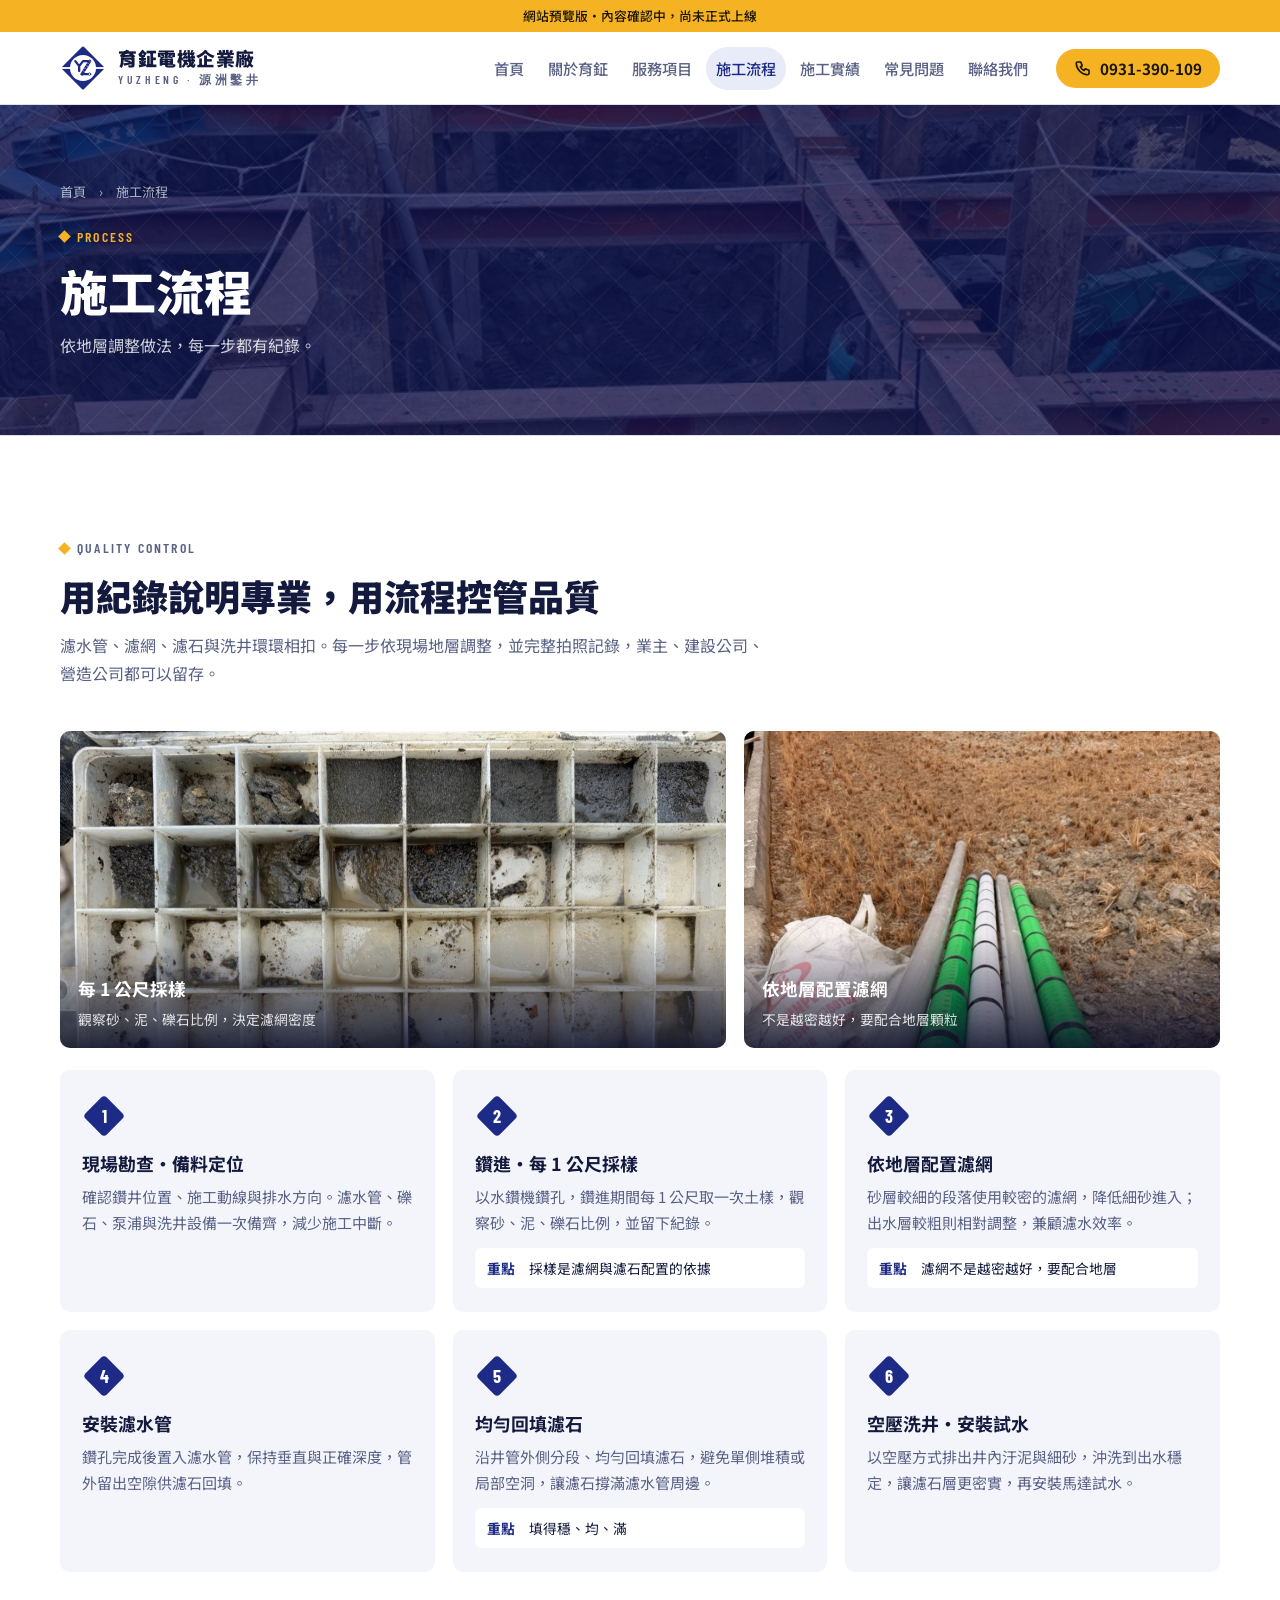
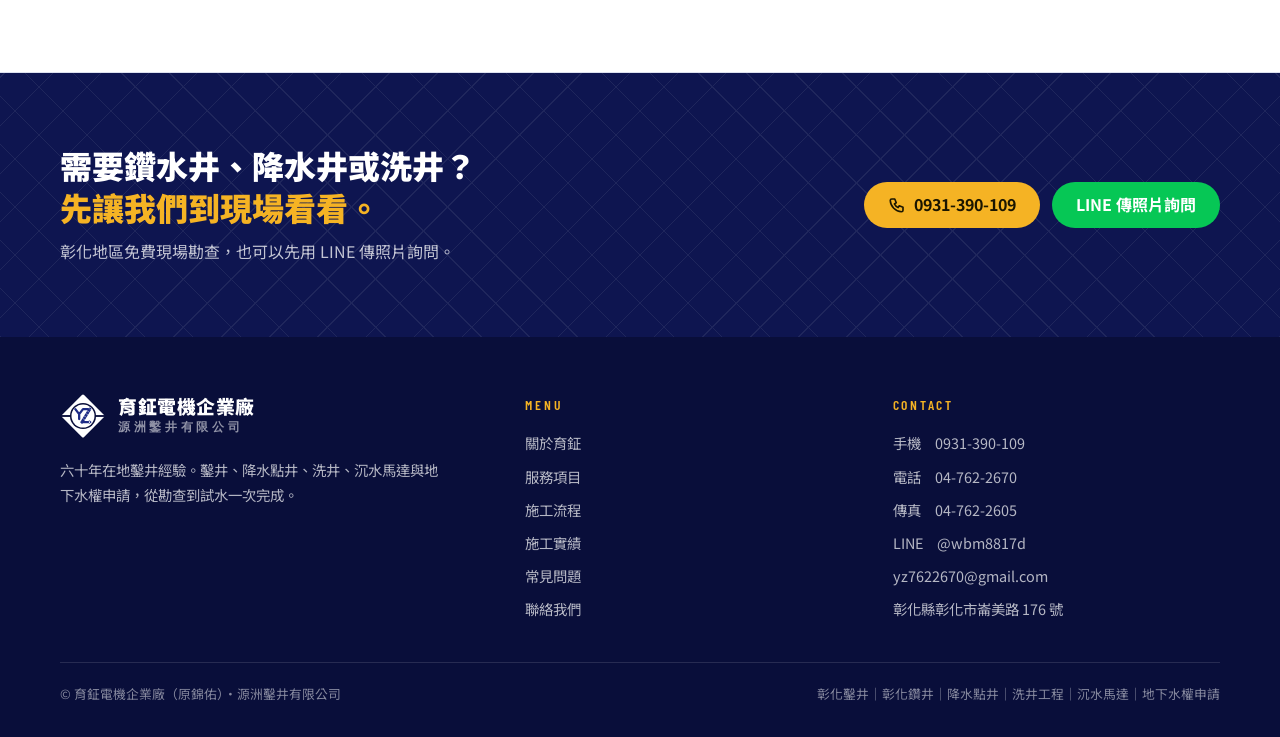
<file: process.html>
<!doctype html>
<html lang="zh-Hant">
<head>
<meta charset="utf-8">
<meta name="viewport" content="width=device-width, initial-scale=1, viewport-fit=cover">
<title>施工流程｜每公尺採樣・依地層配置濾網｜育鉦鑿井</title>
<meta name="description" content="育鉦鑿井的六道施工流程：現場勘查、每 1 公尺採樣、依地層配置濾網、安裝濾水管、均勻回填濾石、空壓洗井試水。">
<link rel="canonical" href="https://ysldavid0526.github.io/yuzheng-well/process.html">
<meta property="og:title" content="施工流程｜每公尺採樣・依地層配置濾網｜育鉦鑿井">
<meta property="og:description" content="育鉦鑿井的六道施工流程：現場勘查、每 1 公尺採樣、依地層配置濾網、安裝濾水管、均勻回填濾石、空壓洗井試水。">
<meta property="og:type" content="website">
<meta property="og:url" content="https://ysldavid0526.github.io/yuzheng-well/process.html">
<meta property="og:image" content="https://ysldavid0526.github.io/yuzheng-well/images/crane.jpg">
<meta name="theme-color" content="#0e1550">
<link rel="icon" href="favicon.svg" type="image/svg+xml">
<link rel="preconnect" href="https://fonts.googleapis.com">
<link rel="preconnect" href="https://fonts.gstatic.com" crossorigin>
<link rel="stylesheet" href="https://fonts.googleapis.com/css2?family=Noto+Sans+TC:wght@400;500;700;900&family=Barlow+Condensed:wght@500;600;700&display=swap">
<link rel="stylesheet" href="style.css?v=3">
</head>
<body>
<div class="ribbon">網站預覽版・內容確認中，尚未正式上線</div>
<header class="site-header">
  <div class="wrap">
    <a class="brand" href="index.html" aria-label="育鉦電機企業廠 首頁"><svg viewBox="0 0 120 120" aria-hidden="true"><defs><mask id="mh" maskUnits="userSpaceOnUse" x="0" y="0" width="120" height="120"><rect width="120" height="120" fill="#fff"/><rect y="57.6" width="120" height="4.8" fill="#000"/><circle cx="60" cy="60" r="34" fill="#000"/></mask></defs><path d="M60 8 112 60 60 112 8 60Z" fill="#1d2b86" stroke="#1d2b86" stroke-width="8" stroke-linejoin="round" mask="url(#mh)"/><circle cx="60" cy="60" r="30" fill="#fff"/><g fill="none" stroke="#1d2b86" stroke-linecap="round" stroke-linejoin="round"><path d="M40 42 50 55 60 42 78 42M50 55 50 68" stroke-width="6"/><path d="M78 42 57 76" stroke-width="7.5"/><path d="M78 42 57 76" stroke="#fff" stroke-width="7.5" stroke-linecap="butt" stroke-dasharray="1.2 6.5" stroke-dashoffset="-7"/><path d="M57 76 72 76" stroke-width="6"/><circle cx="77" cy="76" r="3.2" stroke-width="2.4"/></g></svg><span><b>育鉦電機企業廠</b><small>YUZHENG · 源洲鑿井</small></span></a>
    <nav class="nav" id="nav" aria-label="主選單"><a href="index.html">首頁</a><a href="about.html">關於育鉦</a><a href="services.html">服務項目</a><a href="process.html" aria-current="page">施工流程</a><a href="projects.html">施工實績</a><a href="faq.html">常見問題</a><a href="contact.html">聯絡我們</a></nav>
    <a class="btn btn-y call" href="tel:0931390109"><svg viewBox="0 0 24 24" fill="none" stroke="currentColor" stroke-width="2.2" stroke-linecap="round" stroke-linejoin="round" aria-hidden="true"><path d="M5 4h4l2 5-2.5 1.5a11 11 0 0 0 5 5L15 13l5 2v4a2 2 0 0 1-2 2A16 16 0 0 1 3 6a2 2 0 0 1 2-2"/></svg>0931-390-109</a>
    <button class="menu-btn" id="menuBtn" type="button" aria-controls="nav" aria-expanded="false" aria-label="開啟選單"><svg viewBox="0 0 24 24" fill="none" stroke="currentColor" stroke-width="2" stroke-linecap="round"><path d="M4 7h16M4 12h16M4 17h16"/></svg></button>
  </div>
</header>
<main>
<section class="navy banner">
  <img class="bg" src="images/dig.jpg" alt="" aria-hidden="true">
  <div class="wrap">
    <p class="crumb"><a href="index.html">首頁</a>　›　施工流程</p>
    <p class="kicker">Process</p>
    <h1>施工流程</h1>
    <p class="sub">依地層調整做法，每一步都有紀錄。</p>
  </div>
</section>
<section class="sec white">
  <div class="wrap">
    <div class="head">
      <p class="kicker">Quality Control</p>
      <h2>用紀錄說明專業，用流程控管品質</h2>
      <p>濾水管、濾網、濾石與洗井環環相扣。每一步依現場地層調整，並完整拍照記錄，業主、建設公司、營造公司都可以留存。</p>
    </div>
    <div class="feature">
      <figure class="a"><img src="images/sample.jpg" alt="每 1 公尺採樣的土樣盒" loading="lazy"><figcaption><b>每 1 公尺採樣</b><span>觀察砂、泥、礫石比例，決定濾網密度</span></figcaption></figure>
      <figure class="b"><img src="images/mesh.jpg" alt="不同密度的濾網濾水管" loading="lazy"><figcaption><b>依地層配置濾網</b><span>不是越密越好，要配合地層顆粒</span></figcaption></figure>
    </div>
    <ol class="steps"><li><div class="num"><b>1</b></div><h3>現場勘查・備料定位</h3><p>確認鑽井位置、施工動線與排水方向。濾水管、礫石、泵浦與洗井設備一次備齊，減少施工中斷。</p></li><li><div class="num"><b>2</b></div><h3>鑽進・每 1 公尺採樣</h3><p>以水鑽機鑽孔，鑽進期間每 1 公尺取一次土樣，觀察砂、泥、礫石比例，並留下紀錄。</p><p class="key">採樣是濾網與濾石配置的依據</p></li><li><div class="num"><b>3</b></div><h3>依地層配置濾網</h3><p>砂層較細的段落使用較密的濾網，降低細砂進入；出水層較粗則相對調整，兼顧濾水效率。</p><p class="key">濾網不是越密越好，要配合地層</p></li><li><div class="num"><b>4</b></div><h3>安裝濾水管</h3><p>鑽孔完成後置入濾水管，保持垂直與正確深度，管外留出空隙供濾石回填。</p></li><li><div class="num"><b>5</b></div><h3>均勻回填濾石</h3><p>沿井管外側分段、均勻回填濾石，避免單側堆積或局部空洞，讓濾石撐滿濾水管周邊。</p><p class="key">填得穩、均、滿</p></li><li><div class="num"><b>6</b></div><h3>空壓洗井・安裝試水</h3><p>以空壓方式排出井內汙泥與細砂，沖洗到出水穩定，讓濾石層更密實，再安裝馬達試水。</p></li></ol>
  </div>
</section>

<section class="navy cta">
  <div class="wrap">
    <div>
      <h2>需要鑽水井、降水井或洗井？<br><span>先讓我們到現場看看。</span></h2>
      <p>彰化地區免費現場勘查，也可以先用 LINE 傳照片詢問。</p>
    </div>
    <div class="ctas">
      <a class="btn btn-y" href="tel:0931390109"><svg viewBox="0 0 24 24" fill="none" stroke="currentColor" stroke-width="2.2" stroke-linecap="round" stroke-linejoin="round" aria-hidden="true"><path d="M5 4h4l2 5-2.5 1.5a11 11 0 0 0 5 5L15 13l5 2v4a2 2 0 0 1-2 2A16 16 0 0 1 3 6a2 2 0 0 1 2-2"/></svg>0931-390-109</a>
      <a class="btn btn-line" href="https://line.me/R/ti/p/@wbm8817d" target="_blank" rel="noopener">LINE 傳照片詢問</a>
    </div>
  </div>
</section>
</main>
<footer class="site-footer">
  <div class="wrap">
    <div>
      <a class="brand" href="index.html"><svg viewBox="0 0 120 120" aria-hidden="true"><defs><mask id="mf" maskUnits="userSpaceOnUse" x="0" y="0" width="120" height="120"><rect width="120" height="120" fill="#fff"/><rect y="57.6" width="120" height="4.8" fill="#000"/><circle cx="60" cy="60" r="34" fill="#000"/></mask></defs><path d="M60 8 112 60 60 112 8 60Z" fill="#ffffff" stroke="#ffffff" stroke-width="8" stroke-linejoin="round" mask="url(#mf)"/><circle cx="60" cy="60" r="30" fill="#fff"/><g fill="none" stroke="#1d2b86" stroke-linecap="round" stroke-linejoin="round"><path d="M40 42 50 55 60 42 78 42M50 55 50 68" stroke-width="6"/><path d="M78 42 57 76" stroke-width="7.5"/><path d="M78 42 57 76" stroke="#fff" stroke-width="7.5" stroke-linecap="butt" stroke-dasharray="1.2 6.5" stroke-dashoffset="-7"/><path d="M57 76 72 76" stroke-width="6"/><circle cx="77" cy="76" r="3.2" stroke-width="2.4"/></g></svg><span><b>育鉦電機企業廠</b><small>源洲鑿井有限公司</small></span></a>
      <p class="about">六十年在地鑿井經驗。鑿井、降水點井、洗井、沉水馬達與地下水權申請，從勘查到試水一次完成。</p>
    </div>
    <div>
      <h4>Menu</h4>
      <ul><li><a href="about.html">關於育鉦</a></li><li><a href="services.html">服務項目</a></li><li><a href="process.html">施工流程</a></li><li><a href="projects.html">施工實績</a></li><li><a href="faq.html">常見問題</a></li><li><a href="contact.html">聯絡我們</a></li></ul>
    </div>
    <div>
      <h4>Contact</h4>
      <ul>
        <li>手機　<a href="tel:0931390109">0931-390-109</a></li>
        <li>電話　<a href="tel:047622670">04-762-2670</a></li>
        <li>傳真　04-762-2605</li>
        <li>LINE　@wbm8817d</li>
        <li>yz7622670@gmail.com</li>
        <li>彰化縣彰化市崙美路 176 號</li>
      </ul>
    </div>
    <div class="bottom">
      <span>© 育鉦電機企業廠（原錦佑）・源洲鑿井有限公司</span>
      <span>彰化鑿井｜彰化鑽井｜降水點井｜洗井工程｜沉水馬達｜地下水權申請</span>
    </div>
  </div>
</footer>
<div class="callbar">
  <a class="btn btn-y" href="tel:0931390109">打電話</a>
  <a class="btn btn-line" href="https://line.me/R/ti/p/@wbm8817d" target="_blank" rel="noopener">LINE 詢問</a>
</div>
<script src="site.js"></script>
</body>
</html>
</file>
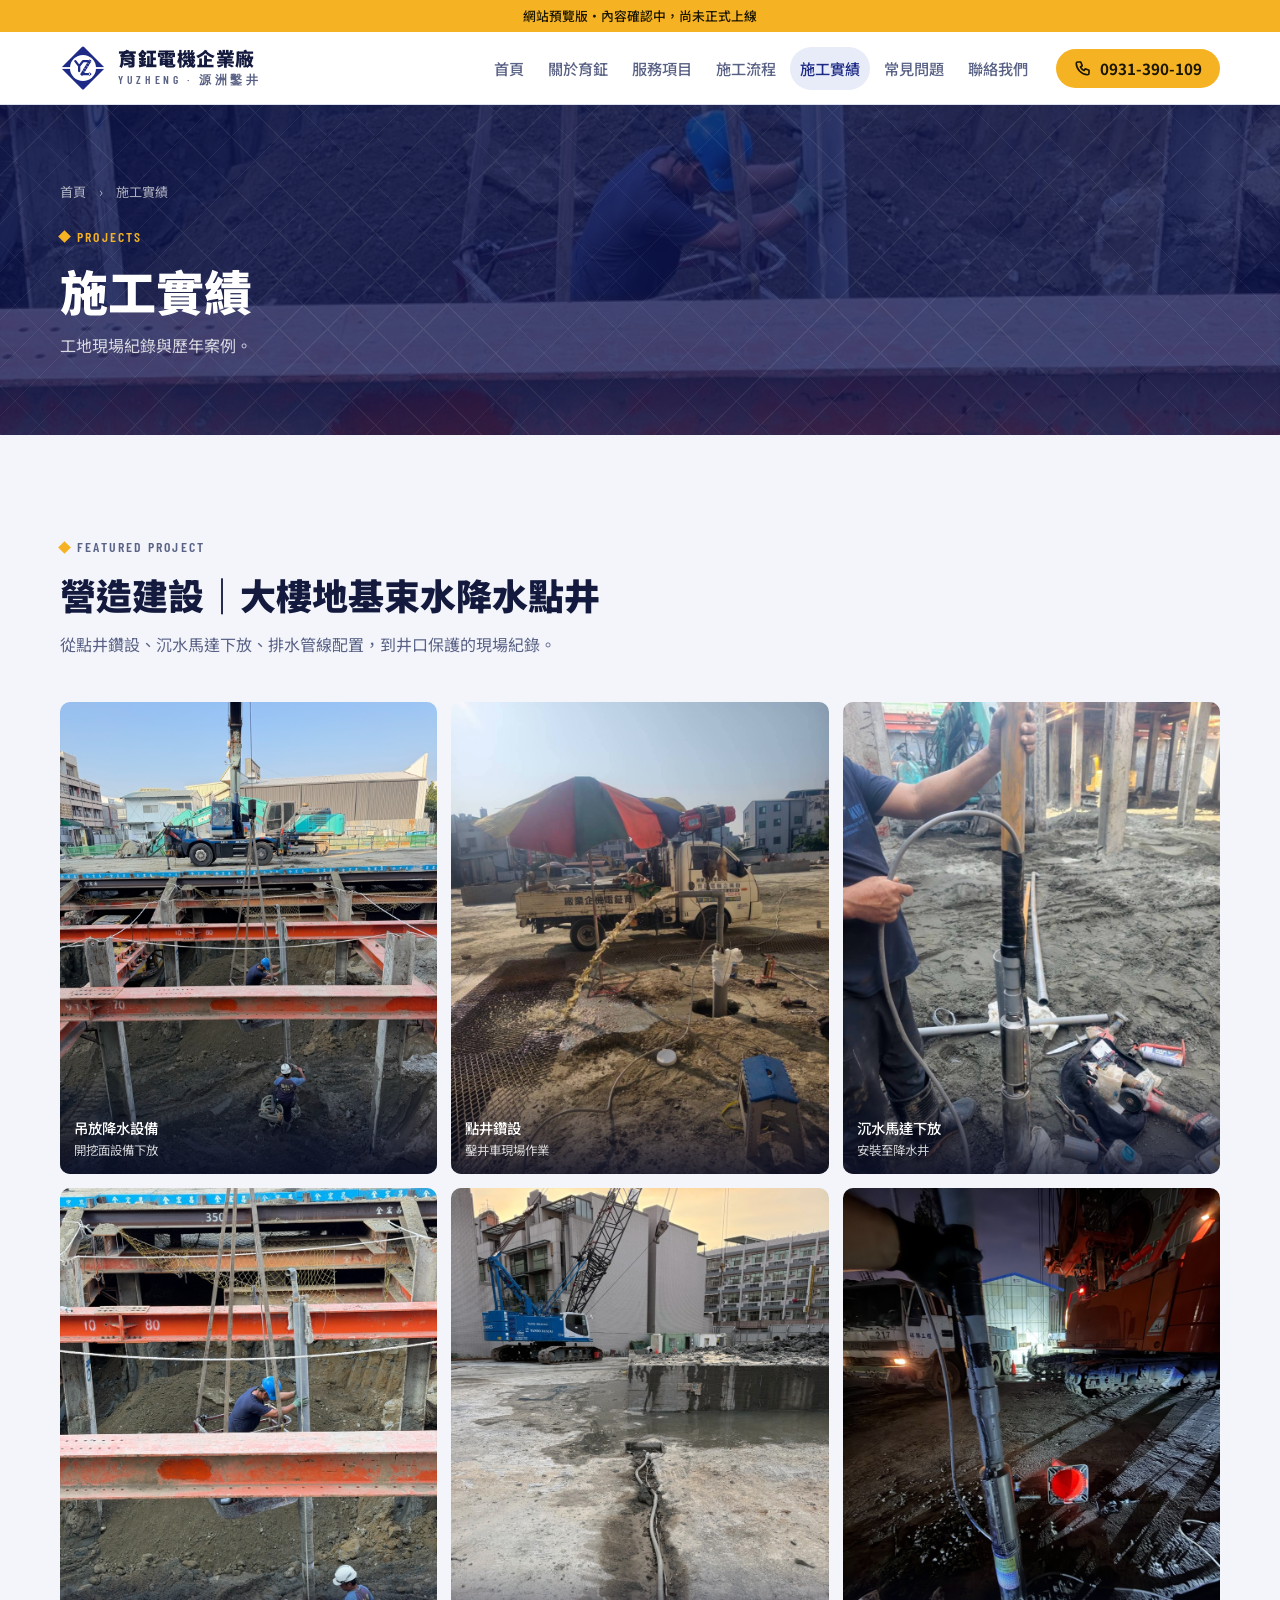
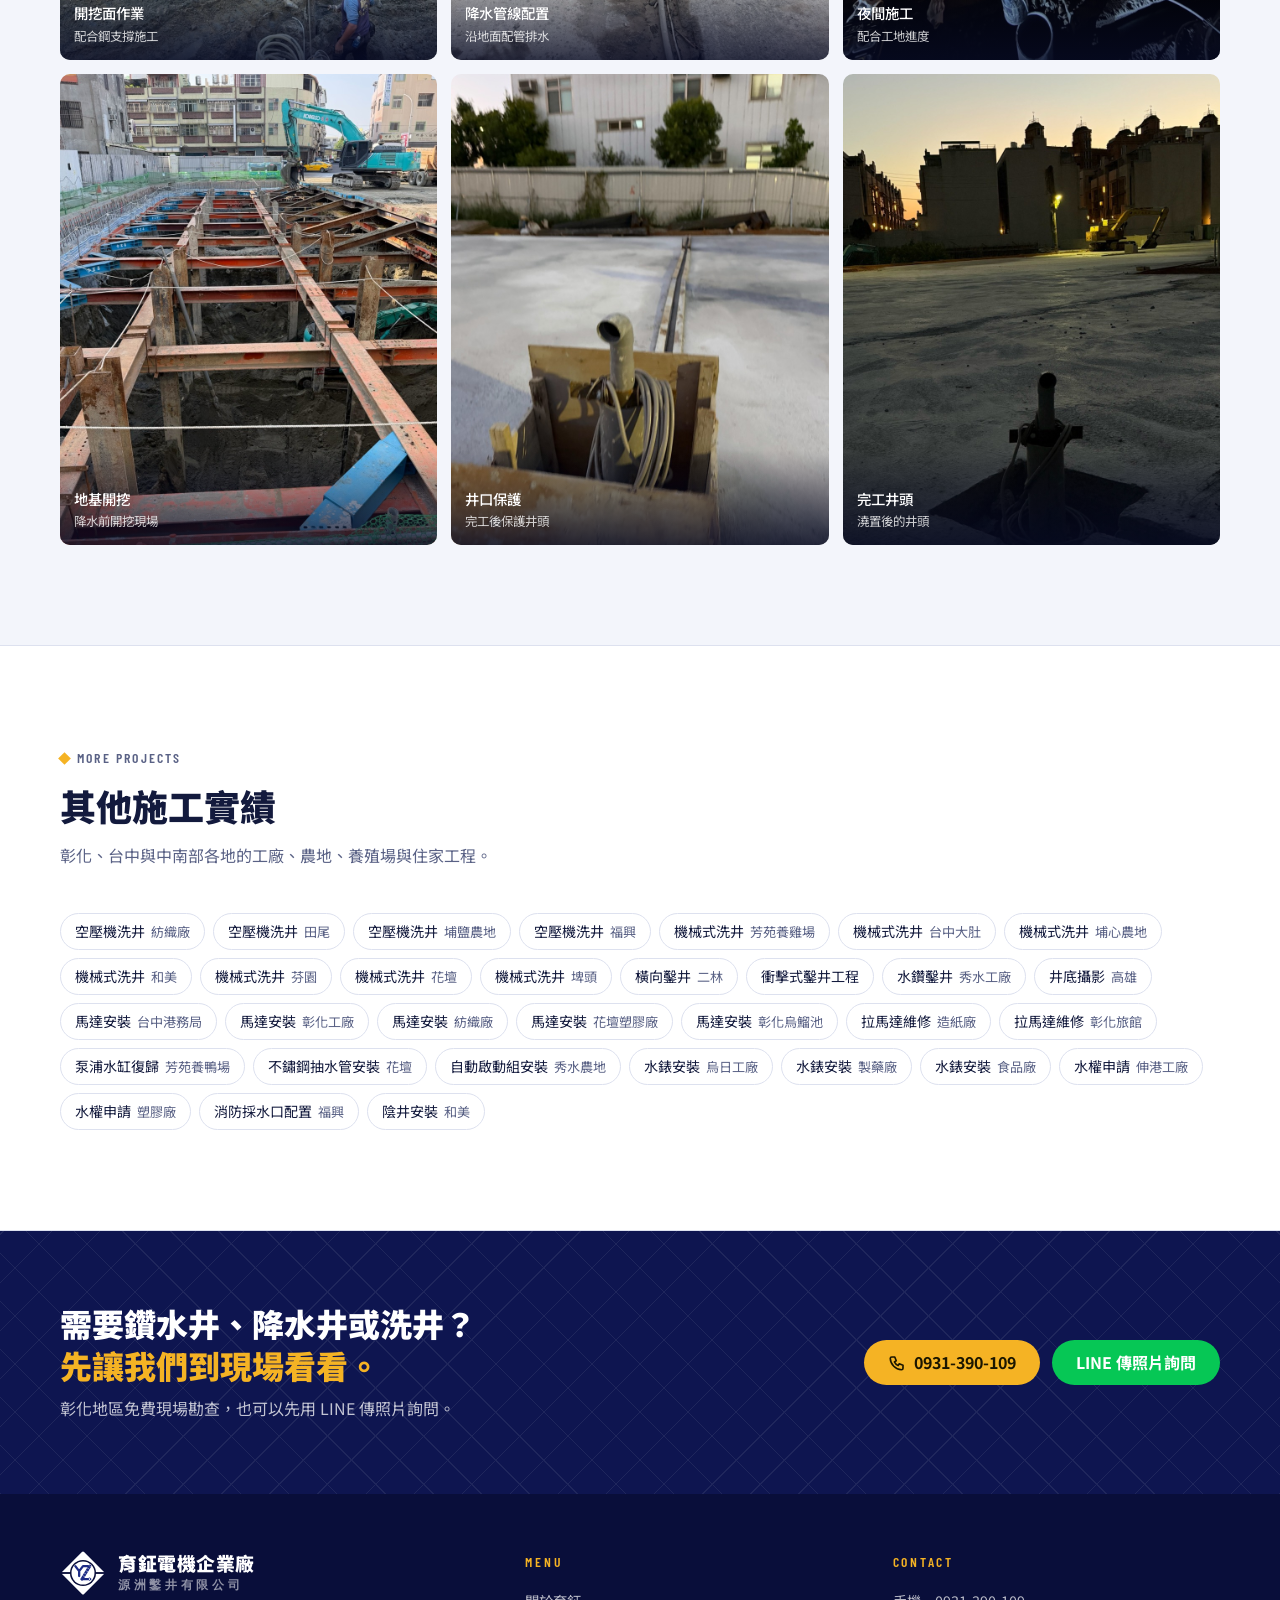
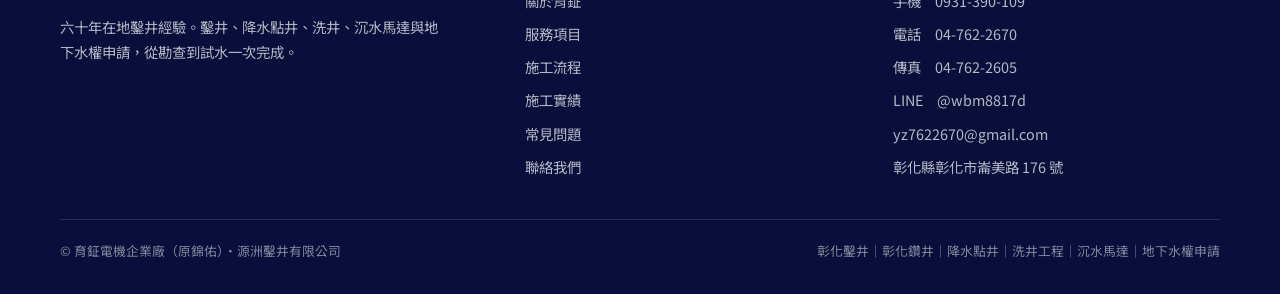
<file: projects.html>
<!doctype html>
<html lang="zh-Hant">
<head>
<meta charset="utf-8">
<meta name="viewport" content="width=device-width, initial-scale=1, viewport-fit=cover">
<title>施工實績｜大樓地基降水點井・洗井・馬達安裝｜育鉦鑿井</title>
<meta name="description" content="育鉦鑿井施工實績：營造建設大樓地基束水降水點井，以及彰化各地工廠、農地、養殖場的洗井、鑿井與馬達安裝。">
<link rel="canonical" href="https://ysldavid0526.github.io/yuzheng-well/projects.html">
<meta property="og:title" content="施工實績｜大樓地基降水點井・洗井・馬達安裝｜育鉦鑿井">
<meta property="og:description" content="育鉦鑿井施工實績：營造建設大樓地基束水降水點井，以及彰化各地工廠、農地、養殖場的洗井、鑿井與馬達安裝。">
<meta property="og:type" content="website">
<meta property="og:url" content="https://ysldavid0526.github.io/yuzheng-well/projects.html">
<meta property="og:image" content="https://ysldavid0526.github.io/yuzheng-well/images/crane.jpg">
<meta name="theme-color" content="#0e1550">
<link rel="icon" href="favicon.svg" type="image/svg+xml">
<link rel="preconnect" href="https://fonts.googleapis.com">
<link rel="preconnect" href="https://fonts.gstatic.com" crossorigin>
<link rel="stylesheet" href="https://fonts.googleapis.com/css2?family=Noto+Sans+TC:wght@400;500;700;900&family=Barlow+Condensed:wght@500;600;700&display=swap">
<link rel="stylesheet" href="style.css?v=3">
</head>
<body>
<div class="ribbon">網站預覽版・內容確認中，尚未正式上線</div>
<header class="site-header">
  <div class="wrap">
    <a class="brand" href="index.html" aria-label="育鉦電機企業廠 首頁"><svg viewBox="0 0 120 120" aria-hidden="true"><defs><mask id="mh" maskUnits="userSpaceOnUse" x="0" y="0" width="120" height="120"><rect width="120" height="120" fill="#fff"/><rect y="57.6" width="120" height="4.8" fill="#000"/><circle cx="60" cy="60" r="34" fill="#000"/></mask></defs><path d="M60 8 112 60 60 112 8 60Z" fill="#1d2b86" stroke="#1d2b86" stroke-width="8" stroke-linejoin="round" mask="url(#mh)"/><circle cx="60" cy="60" r="30" fill="#fff"/><g fill="none" stroke="#1d2b86" stroke-linecap="round" stroke-linejoin="round"><path d="M40 42 50 55 60 42 78 42M50 55 50 68" stroke-width="6"/><path d="M78 42 57 76" stroke-width="7.5"/><path d="M78 42 57 76" stroke="#fff" stroke-width="7.5" stroke-linecap="butt" stroke-dasharray="1.2 6.5" stroke-dashoffset="-7"/><path d="M57 76 72 76" stroke-width="6"/><circle cx="77" cy="76" r="3.2" stroke-width="2.4"/></g></svg><span><b>育鉦電機企業廠</b><small>YUZHENG · 源洲鑿井</small></span></a>
    <nav class="nav" id="nav" aria-label="主選單"><a href="index.html">首頁</a><a href="about.html">關於育鉦</a><a href="services.html">服務項目</a><a href="process.html">施工流程</a><a href="projects.html" aria-current="page">施工實績</a><a href="faq.html">常見問題</a><a href="contact.html">聯絡我們</a></nav>
    <a class="btn btn-y call" href="tel:0931390109"><svg viewBox="0 0 24 24" fill="none" stroke="currentColor" stroke-width="2.2" stroke-linecap="round" stroke-linejoin="round" aria-hidden="true"><path d="M5 4h4l2 5-2.5 1.5a11 11 0 0 0 5 5L15 13l5 2v4a2 2 0 0 1-2 2A16 16 0 0 1 3 6a2 2 0 0 1 2-2"/></svg>0931-390-109</a>
    <button class="menu-btn" id="menuBtn" type="button" aria-controls="nav" aria-expanded="false" aria-label="開啟選單"><svg viewBox="0 0 24 24" fill="none" stroke="currentColor" stroke-width="2" stroke-linecap="round"><path d="M4 7h16M4 12h16M4 17h16"/></svg></button>
  </div>
</header>
<main>
<section class="navy banner">
  <img class="bg" src="images/pit.jpg" alt="" aria-hidden="true">
  <div class="wrap">
    <p class="crumb"><a href="index.html">首頁</a>　›　施工實績</p>
    <p class="kicker">Projects</p>
    <h1>施工實績</h1>
    <p class="sub">工地現場紀錄與歷年案例。</p>
  </div>
</section>
<section class="sec">
  <div class="wrap">
    <div class="head">
      <p class="kicker">Featured Project</p>
      <h2>營造建設｜大樓地基束水降水點井</h2>
      <p>從點井鑽設、沉水馬達下放、排水管線配置，到井口保護的現場紀錄。</p>
    </div>
    <div class="gallery">
      <figure><img src="images/crane.jpg" alt="大樓地基開挖工地吊放設備" loading="lazy"><figcaption>吊放降水設備<span>開挖面設備下放</span></figcaption></figure>
      <figure><img src="images/rig.jpg" alt="鑿井車於工地鑽設點井" loading="lazy"><figcaption>點井鑽設<span>鑿井車現場作業</span></figcaption></figure>
      <figure><img src="images/pump.jpg" alt="下放沉水馬達" loading="lazy"><figcaption>沉水馬達下放<span>安裝至降水井</span></figcaption></figure>
      <figure><img src="images/pit.jpg" alt="施工人員於開挖面下方作業" loading="lazy"><figcaption>開挖面作業<span>配合鋼支撐施工</span></figcaption></figure>
      <figure><img src="images/site.jpg" alt="工地降水管線與吊車" loading="lazy"><figcaption>降水管線配置<span>沿地面配管排水</span></figcaption></figure>
      <figure><img src="images/night.jpg" alt="夜間安裝作業" loading="lazy"><figcaption>夜間施工<span>配合工地進度</span></figcaption></figure>
      <figure><img src="images/dig.jpg" alt="大樓地基開挖與鋼支撐" loading="lazy"><figcaption>地基開挖<span>降水前開挖現場</span></figcaption></figure>
      <figure><img src="images/box.jpg" alt="井口保護箱" loading="lazy"><figcaption>井口保護<span>完工後保護井頭</span></figcaption></figure>
      <figure><img src="images/dusk.jpg" alt="完工井頭" loading="lazy"><figcaption>完工井頭<span>澆置後的井頭</span></figcaption></figure>
    </div>
  </div>
</section>
<section class="sec white">
  <div class="wrap">
    <div class="head">
      <p class="kicker">More Projects</p>
      <h2>其他施工實績</h2>
      <p>彰化、台中與中南部各地的工廠、農地、養殖場與住家工程。</p>
    </div>
    <div class="chips"><span>空壓機洗井<em>紡織廠</em></span><span>空壓機洗井<em>田尾</em></span><span>空壓機洗井<em>埔鹽農地</em></span><span>空壓機洗井<em>福興</em></span><span>機械式洗井<em>芳苑養雞場</em></span><span>機械式洗井<em>台中大肚</em></span><span>機械式洗井<em>埔心農地</em></span><span>機械式洗井<em>和美</em></span><span>機械式洗井<em>芬園</em></span><span>機械式洗井<em>花壇</em></span><span>機械式洗井<em>埤頭</em></span><span>橫向鑿井<em>二林</em></span><span>衝擊式鑿井工程</span><span>水鑽鑿井<em>秀水工廠</em></span><span>井底攝影<em>高雄</em></span><span>馬達安裝<em>台中港務局</em></span><span>馬達安裝<em>彰化工廠</em></span><span>馬達安裝<em>紡織廠</em></span><span>馬達安裝<em>花壇塑膠廠</em></span><span>馬達安裝<em>彰化烏鰡池</em></span><span>拉馬達維修<em>造紙廠</em></span><span>拉馬達維修<em>彰化旅館</em></span><span>泵浦水缸復歸<em>芳苑養鴨場</em></span><span>不鏽鋼抽水管安裝<em>花壇</em></span><span>自動啟動組安裝<em>秀水農地</em></span><span>水錶安裝<em>烏日工廠</em></span><span>水錶安裝<em>製藥廠</em></span><span>水錶安裝<em>食品廠</em></span><span>水權申請<em>伸港工廠</em></span><span>水權申請<em>塑膠廠</em></span><span>消防採水口配置<em>福興</em></span><span>陰井安裝<em>和美</em></span></div>
  </div>
</section>

<section class="navy cta">
  <div class="wrap">
    <div>
      <h2>需要鑽水井、降水井或洗井？<br><span>先讓我們到現場看看。</span></h2>
      <p>彰化地區免費現場勘查，也可以先用 LINE 傳照片詢問。</p>
    </div>
    <div class="ctas">
      <a class="btn btn-y" href="tel:0931390109"><svg viewBox="0 0 24 24" fill="none" stroke="currentColor" stroke-width="2.2" stroke-linecap="round" stroke-linejoin="round" aria-hidden="true"><path d="M5 4h4l2 5-2.5 1.5a11 11 0 0 0 5 5L15 13l5 2v4a2 2 0 0 1-2 2A16 16 0 0 1 3 6a2 2 0 0 1 2-2"/></svg>0931-390-109</a>
      <a class="btn btn-line" href="https://line.me/R/ti/p/@wbm8817d" target="_blank" rel="noopener">LINE 傳照片詢問</a>
    </div>
  </div>
</section>
</main>
<footer class="site-footer">
  <div class="wrap">
    <div>
      <a class="brand" href="index.html"><svg viewBox="0 0 120 120" aria-hidden="true"><defs><mask id="mf" maskUnits="userSpaceOnUse" x="0" y="0" width="120" height="120"><rect width="120" height="120" fill="#fff"/><rect y="57.6" width="120" height="4.8" fill="#000"/><circle cx="60" cy="60" r="34" fill="#000"/></mask></defs><path d="M60 8 112 60 60 112 8 60Z" fill="#ffffff" stroke="#ffffff" stroke-width="8" stroke-linejoin="round" mask="url(#mf)"/><circle cx="60" cy="60" r="30" fill="#fff"/><g fill="none" stroke="#1d2b86" stroke-linecap="round" stroke-linejoin="round"><path d="M40 42 50 55 60 42 78 42M50 55 50 68" stroke-width="6"/><path d="M78 42 57 76" stroke-width="7.5"/><path d="M78 42 57 76" stroke="#fff" stroke-width="7.5" stroke-linecap="butt" stroke-dasharray="1.2 6.5" stroke-dashoffset="-7"/><path d="M57 76 72 76" stroke-width="6"/><circle cx="77" cy="76" r="3.2" stroke-width="2.4"/></g></svg><span><b>育鉦電機企業廠</b><small>源洲鑿井有限公司</small></span></a>
      <p class="about">六十年在地鑿井經驗。鑿井、降水點井、洗井、沉水馬達與地下水權申請，從勘查到試水一次完成。</p>
    </div>
    <div>
      <h4>Menu</h4>
      <ul><li><a href="about.html">關於育鉦</a></li><li><a href="services.html">服務項目</a></li><li><a href="process.html">施工流程</a></li><li><a href="projects.html">施工實績</a></li><li><a href="faq.html">常見問題</a></li><li><a href="contact.html">聯絡我們</a></li></ul>
    </div>
    <div>
      <h4>Contact</h4>
      <ul>
        <li>手機　<a href="tel:0931390109">0931-390-109</a></li>
        <li>電話　<a href="tel:047622670">04-762-2670</a></li>
        <li>傳真　04-762-2605</li>
        <li>LINE　@wbm8817d</li>
        <li>yz7622670@gmail.com</li>
        <li>彰化縣彰化市崙美路 176 號</li>
      </ul>
    </div>
    <div class="bottom">
      <span>© 育鉦電機企業廠（原錦佑）・源洲鑿井有限公司</span>
      <span>彰化鑿井｜彰化鑽井｜降水點井｜洗井工程｜沉水馬達｜地下水權申請</span>
    </div>
  </div>
</footer>
<div class="callbar">
  <a class="btn btn-y" href="tel:0931390109">打電話</a>
  <a class="btn btn-line" href="https://line.me/R/ti/p/@wbm8817d" target="_blank" rel="noopener">LINE 詢問</a>
</div>
<script src="site.js"></script>
</body>
</html>
</file>
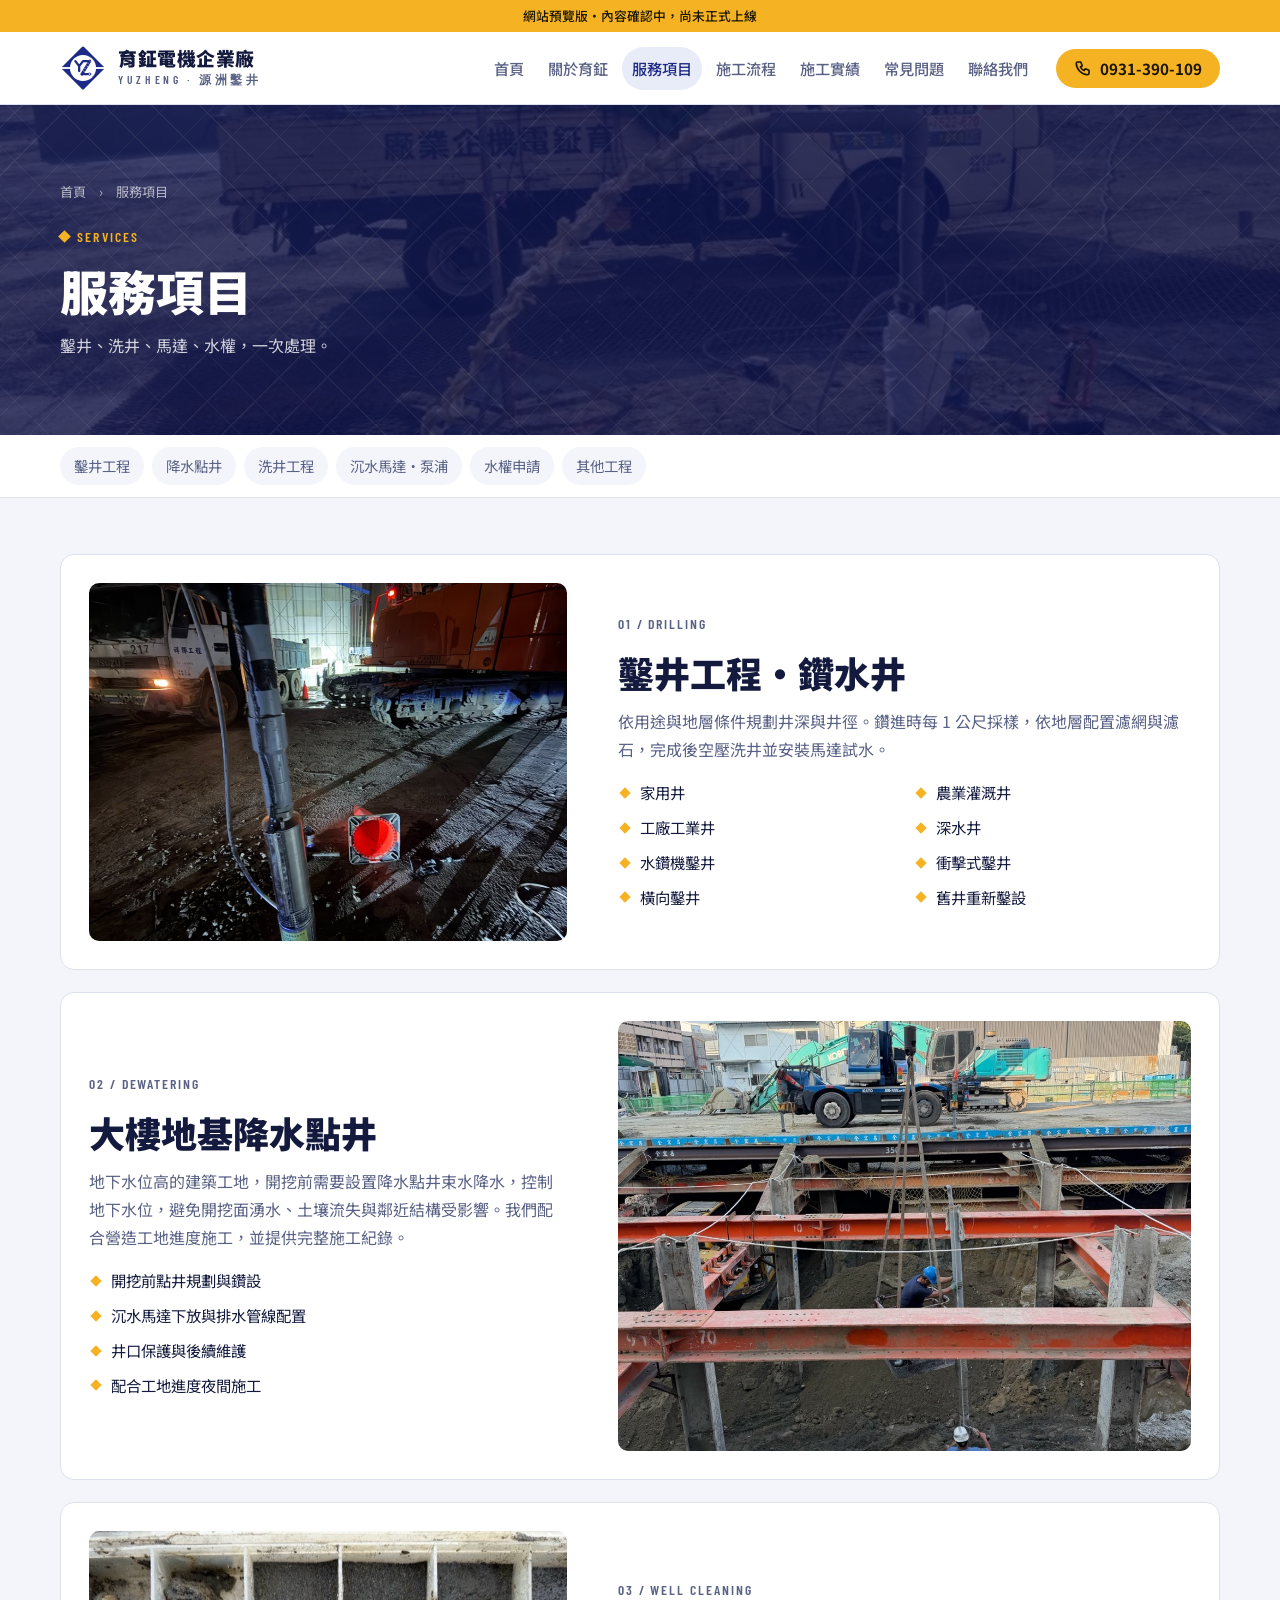
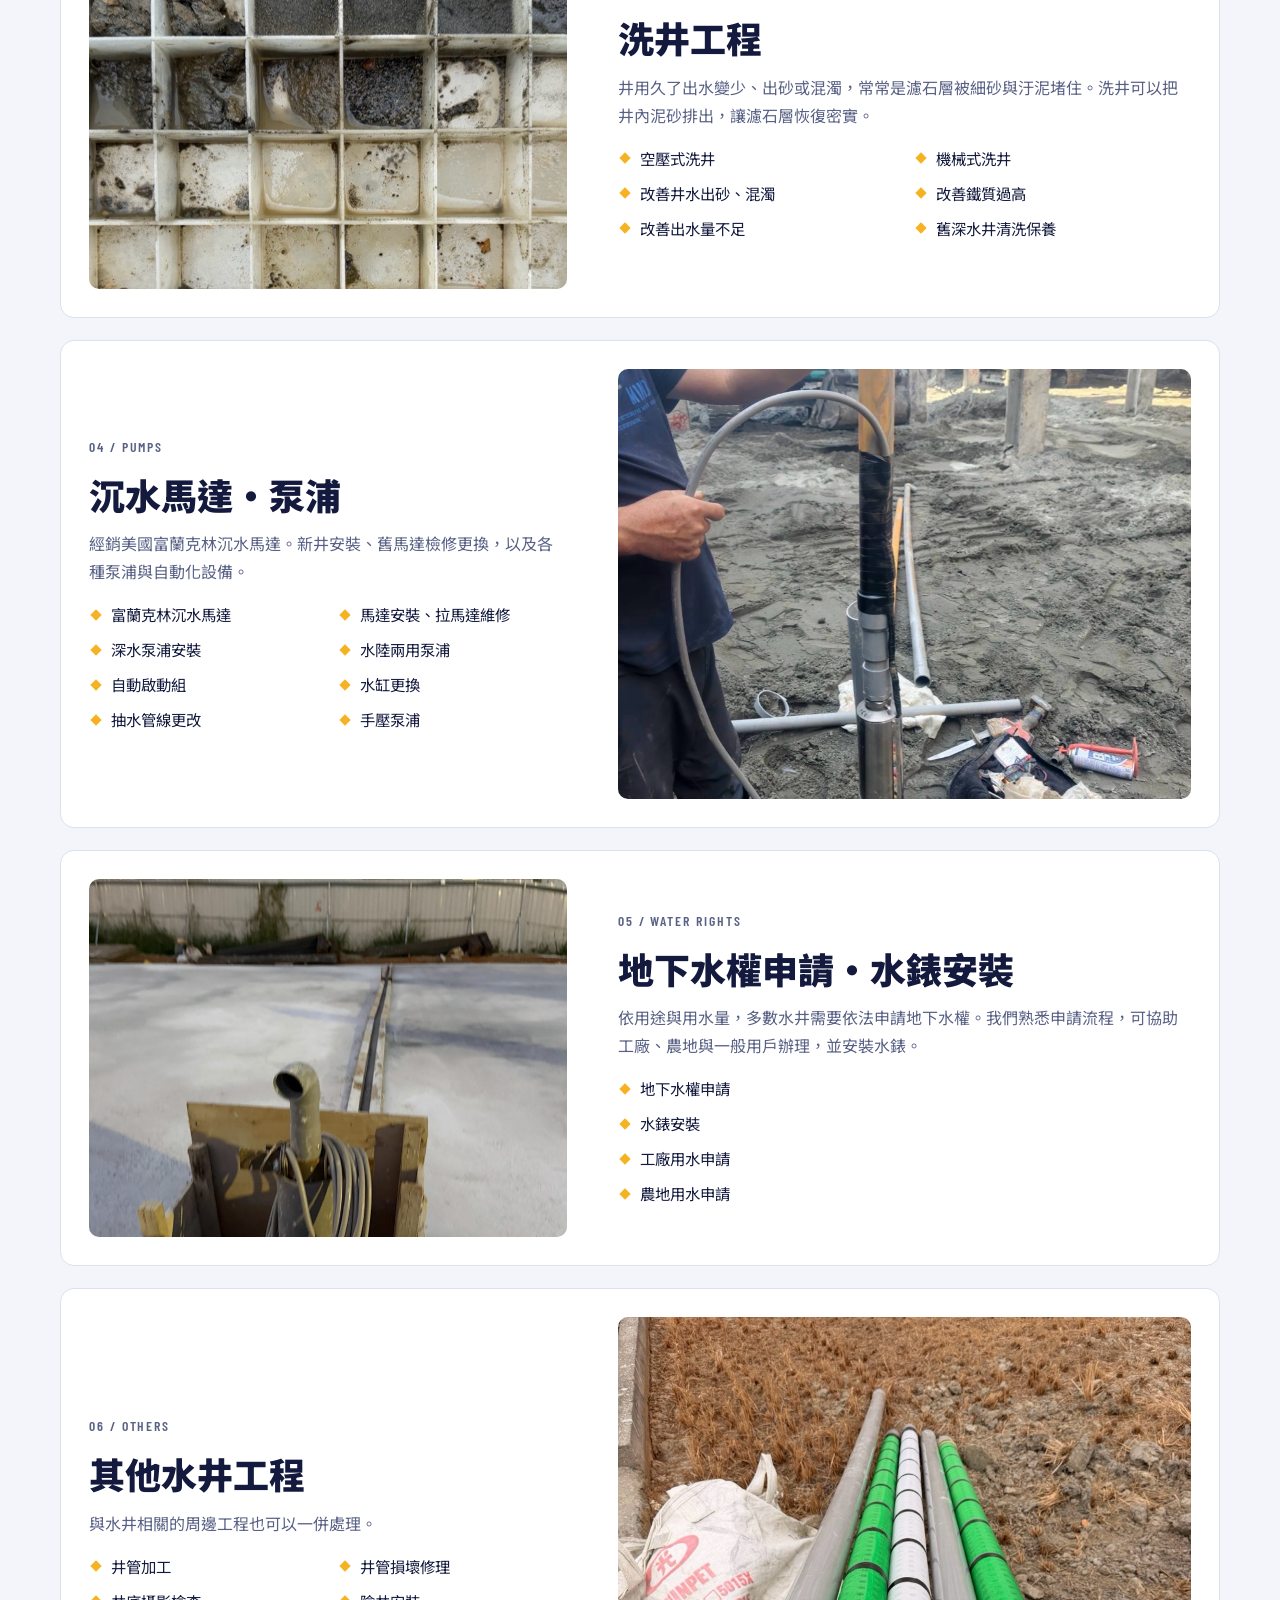
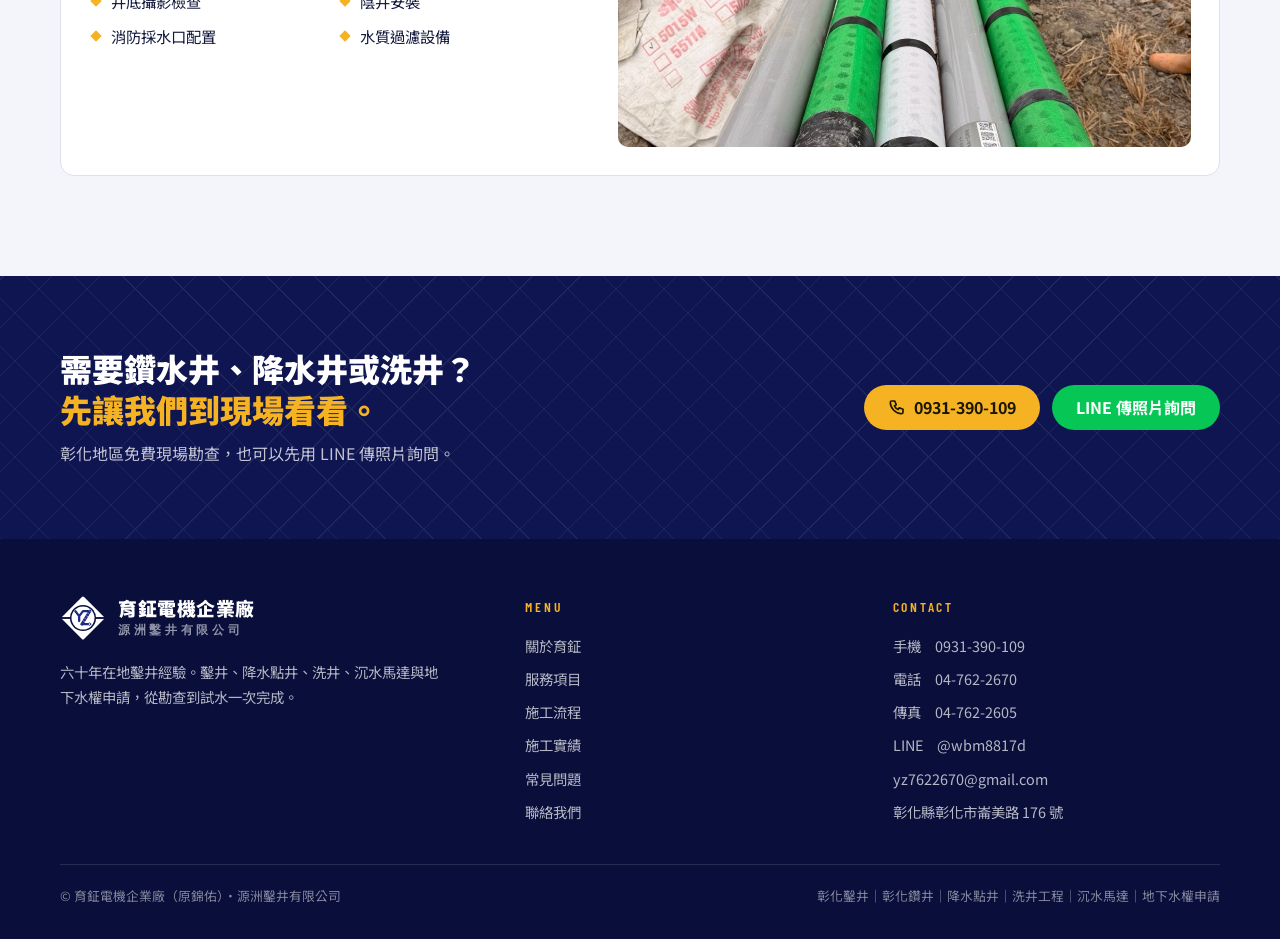
<file: services.html>
<!doctype html>
<html lang="zh-Hant">
<head>
<meta charset="utf-8">
<meta name="viewport" content="width=device-width, initial-scale=1, viewport-fit=cover">
<title>服務項目｜鑿井・降水點井・洗井・沉水馬達・水權申請｜育鉦鑿井</title>
<meta name="description" content="彰化鑿井、鑽水井、大樓地基降水點井、空壓與機械洗井、富蘭克林沉水馬達安裝維修、地下水權申請與水錶安裝。">
<link rel="canonical" href="https://ysldavid0526.github.io/yuzheng-well/services.html">
<meta property="og:title" content="服務項目｜鑿井・降水點井・洗井・沉水馬達・水權申請｜育鉦鑿井">
<meta property="og:description" content="彰化鑿井、鑽水井、大樓地基降水點井、空壓與機械洗井、富蘭克林沉水馬達安裝維修、地下水權申請與水錶安裝。">
<meta property="og:type" content="website">
<meta property="og:url" content="https://ysldavid0526.github.io/yuzheng-well/services.html">
<meta property="og:image" content="https://ysldavid0526.github.io/yuzheng-well/images/crane.jpg">
<meta name="theme-color" content="#0e1550">
<link rel="icon" href="favicon.svg" type="image/svg+xml">
<link rel="preconnect" href="https://fonts.googleapis.com">
<link rel="preconnect" href="https://fonts.gstatic.com" crossorigin>
<link rel="stylesheet" href="https://fonts.googleapis.com/css2?family=Noto+Sans+TC:wght@400;500;700;900&family=Barlow+Condensed:wght@500;600;700&display=swap">
<link rel="stylesheet" href="style.css?v=3">
</head>
<body>
<div class="ribbon">網站預覽版・內容確認中，尚未正式上線</div>
<header class="site-header">
  <div class="wrap">
    <a class="brand" href="index.html" aria-label="育鉦電機企業廠 首頁"><svg viewBox="0 0 120 120" aria-hidden="true"><defs><mask id="mh" maskUnits="userSpaceOnUse" x="0" y="0" width="120" height="120"><rect width="120" height="120" fill="#fff"/><rect y="57.6" width="120" height="4.8" fill="#000"/><circle cx="60" cy="60" r="34" fill="#000"/></mask></defs><path d="M60 8 112 60 60 112 8 60Z" fill="#1d2b86" stroke="#1d2b86" stroke-width="8" stroke-linejoin="round" mask="url(#mh)"/><circle cx="60" cy="60" r="30" fill="#fff"/><g fill="none" stroke="#1d2b86" stroke-linecap="round" stroke-linejoin="round"><path d="M40 42 50 55 60 42 78 42M50 55 50 68" stroke-width="6"/><path d="M78 42 57 76" stroke-width="7.5"/><path d="M78 42 57 76" stroke="#fff" stroke-width="7.5" stroke-linecap="butt" stroke-dasharray="1.2 6.5" stroke-dashoffset="-7"/><path d="M57 76 72 76" stroke-width="6"/><circle cx="77" cy="76" r="3.2" stroke-width="2.4"/></g></svg><span><b>育鉦電機企業廠</b><small>YUZHENG · 源洲鑿井</small></span></a>
    <nav class="nav" id="nav" aria-label="主選單"><a href="index.html">首頁</a><a href="about.html">關於育鉦</a><a href="services.html" aria-current="page">服務項目</a><a href="process.html">施工流程</a><a href="projects.html">施工實績</a><a href="faq.html">常見問題</a><a href="contact.html">聯絡我們</a></nav>
    <a class="btn btn-y call" href="tel:0931390109"><svg viewBox="0 0 24 24" fill="none" stroke="currentColor" stroke-width="2.2" stroke-linecap="round" stroke-linejoin="round" aria-hidden="true"><path d="M5 4h4l2 5-2.5 1.5a11 11 0 0 0 5 5L15 13l5 2v4a2 2 0 0 1-2 2A16 16 0 0 1 3 6a2 2 0 0 1 2-2"/></svg>0931-390-109</a>
    <button class="menu-btn" id="menuBtn" type="button" aria-controls="nav" aria-expanded="false" aria-label="開啟選單"><svg viewBox="0 0 24 24" fill="none" stroke="currentColor" stroke-width="2" stroke-linecap="round"><path d="M4 7h16M4 12h16M4 17h16"/></svg></button>
  </div>
</header>
<main>
<section class="navy banner">
  <img class="bg" src="images/rig.jpg" alt="" aria-hidden="true">
  <div class="wrap">
    <p class="crumb"><a href="index.html">首頁</a>　›　服務項目</p>
    <p class="kicker">Services</p>
    <h1>服務項目</h1>
    <p class="sub">鑿井、洗井、馬達、水權，一次處理。</p>
  </div>
</section>
<nav class="subnav" aria-label="服務項目"><div class="wrap">
  <a href="#drilling">鑿井工程</a><a href="#dewatering">降水點井</a><a href="#cleaning">洗井工程</a><a href="#pump">沉水馬達・泵浦</a><a href="#permit">水權申請</a><a href="#other">其他工程</a>
</div></nav>
<section class="sec" style="padding-top:clamp(32px,5vw,56px)">
  <div class="wrap">
    <div class="svc-block" id="drilling">
  <div class="ph"><img src="images/night.jpg" alt="夜間鑿井與安裝作業" loading="lazy"></div>
  <div class="body"><p class="tag">01 / DRILLING</p><h2>鑿井工程・鑽水井</h2><p>依用途與地層條件規劃井深與井徑。鑽進時每 1 公尺採樣，依地層配置濾網與濾石，完成後空壓洗井並安裝馬達試水。</p><ul class="ticks two"><li>家用井</li><li>農業灌溉井</li><li>工廠工業井</li><li>深水井</li><li>水鑽機鑿井</li><li>衝擊式鑿井</li><li>橫向鑿井</li><li>舊井重新鑿設</li></ul></div>
</div>
    <div class="svc-block flip" id="dewatering">
  <div class="ph"><img src="images/crane.jpg" alt="大樓地基開挖降水點井施工" loading="lazy"></div>
  <div class="body"><p class="tag">02 / DEWATERING</p><h2>大樓地基降水點井</h2><p>地下水位高的建築工地，開挖前需要設置降水點井束水降水，控制地下水位，避免開挖面湧水、土壤流失與鄰近結構受影響。我們配合營造工地進度施工，並提供完整施工紀錄。</p><ul class="ticks"><li>開挖前點井規劃與鑽設</li><li>沉水馬達下放與排水管線配置</li><li>井口保護與後續維護</li><li>配合工地進度夜間施工</li></ul></div>
</div>
    <div class="svc-block" id="cleaning">
  <div class="ph"><img src="images/sample.jpg" alt="每公尺採樣的土樣盒" loading="lazy"></div>
  <div class="body"><p class="tag">03 / WELL CLEANING</p><h2>洗井工程</h2><p>井用久了出水變少、出砂或混濁，常常是濾石層被細砂與汙泥堵住。洗井可以把井內泥砂排出，讓濾石層恢復密實。</p><ul class="ticks two"><li>空壓式洗井</li><li>機械式洗井</li><li>改善井水出砂、混濁</li><li>改善鐵質過高</li><li>改善出水量不足</li><li>舊深水井清洗保養</li></ul></div>
</div>
    <div class="svc-block flip" id="pump">
  <div class="ph"><img src="images/pump.jpg" alt="下放沉水馬達" loading="lazy"></div>
  <div class="body"><p class="tag">04 / PUMPS</p><h2>沉水馬達・泵浦</h2><p>經銷美國富蘭克林沉水馬達。新井安裝、舊馬達檢修更換，以及各種泵浦與自動化設備。</p><ul class="ticks two"><li>富蘭克林沉水馬達</li><li>馬達安裝、拉馬達維修</li><li>深水泵浦安裝</li><li>水陸兩用泵浦</li><li>自動啟動組</li><li>水缸更換</li><li>抽水管線更改</li><li>手壓泵浦</li></ul></div>
</div>
    <div class="svc-block" id="permit">
  <div class="ph"><img src="images/box.jpg" alt="完成的井口與保護箱" loading="lazy"></div>
  <div class="body"><p class="tag">05 / WATER RIGHTS</p><h2>地下水權申請・水錶安裝</h2><p>依用途與用水量，多數水井需要依法申請地下水權。我們熟悉申請流程，可協助工廠、農地與一般用戶辦理，並安裝水錶。</p><ul class="ticks"><li>地下水權申請</li><li>水錶安裝</li><li>工廠用水申請</li><li>農地用水申請</li></ul></div>
</div>
    <div class="svc-block flip" id="other">
  <div class="ph"><img src="images/mesh.jpg" alt="不同密度的濾網濾水管" loading="lazy"></div>
  <div class="body"><p class="tag">06 / OTHERS</p><h2>其他水井工程</h2><p>與水井相關的周邊工程也可以一併處理。</p><ul class="ticks two"><li>井管加工</li><li>井管損壞修理</li><li>井底攝影檢查</li><li>陰井安裝</li><li>消防採水口配置</li><li>水質過濾設備</li></ul></div>
</div>
  </div>
</section>

<section class="navy cta">
  <div class="wrap">
    <div>
      <h2>需要鑽水井、降水井或洗井？<br><span>先讓我們到現場看看。</span></h2>
      <p>彰化地區免費現場勘查，也可以先用 LINE 傳照片詢問。</p>
    </div>
    <div class="ctas">
      <a class="btn btn-y" href="tel:0931390109"><svg viewBox="0 0 24 24" fill="none" stroke="currentColor" stroke-width="2.2" stroke-linecap="round" stroke-linejoin="round" aria-hidden="true"><path d="M5 4h4l2 5-2.5 1.5a11 11 0 0 0 5 5L15 13l5 2v4a2 2 0 0 1-2 2A16 16 0 0 1 3 6a2 2 0 0 1 2-2"/></svg>0931-390-109</a>
      <a class="btn btn-line" href="https://line.me/R/ti/p/@wbm8817d" target="_blank" rel="noopener">LINE 傳照片詢問</a>
    </div>
  </div>
</section>
</main>
<footer class="site-footer">
  <div class="wrap">
    <div>
      <a class="brand" href="index.html"><svg viewBox="0 0 120 120" aria-hidden="true"><defs><mask id="mf" maskUnits="userSpaceOnUse" x="0" y="0" width="120" height="120"><rect width="120" height="120" fill="#fff"/><rect y="57.6" width="120" height="4.8" fill="#000"/><circle cx="60" cy="60" r="34" fill="#000"/></mask></defs><path d="M60 8 112 60 60 112 8 60Z" fill="#ffffff" stroke="#ffffff" stroke-width="8" stroke-linejoin="round" mask="url(#mf)"/><circle cx="60" cy="60" r="30" fill="#fff"/><g fill="none" stroke="#1d2b86" stroke-linecap="round" stroke-linejoin="round"><path d="M40 42 50 55 60 42 78 42M50 55 50 68" stroke-width="6"/><path d="M78 42 57 76" stroke-width="7.5"/><path d="M78 42 57 76" stroke="#fff" stroke-width="7.5" stroke-linecap="butt" stroke-dasharray="1.2 6.5" stroke-dashoffset="-7"/><path d="M57 76 72 76" stroke-width="6"/><circle cx="77" cy="76" r="3.2" stroke-width="2.4"/></g></svg><span><b>育鉦電機企業廠</b><small>源洲鑿井有限公司</small></span></a>
      <p class="about">六十年在地鑿井經驗。鑿井、降水點井、洗井、沉水馬達與地下水權申請，從勘查到試水一次完成。</p>
    </div>
    <div>
      <h4>Menu</h4>
      <ul><li><a href="about.html">關於育鉦</a></li><li><a href="services.html">服務項目</a></li><li><a href="process.html">施工流程</a></li><li><a href="projects.html">施工實績</a></li><li><a href="faq.html">常見問題</a></li><li><a href="contact.html">聯絡我們</a></li></ul>
    </div>
    <div>
      <h4>Contact</h4>
      <ul>
        <li>手機　<a href="tel:0931390109">0931-390-109</a></li>
        <li>電話　<a href="tel:047622670">04-762-2670</a></li>
        <li>傳真　04-762-2605</li>
        <li>LINE　@wbm8817d</li>
        <li>yz7622670@gmail.com</li>
        <li>彰化縣彰化市崙美路 176 號</li>
      </ul>
    </div>
    <div class="bottom">
      <span>© 育鉦電機企業廠（原錦佑）・源洲鑿井有限公司</span>
      <span>彰化鑿井｜彰化鑽井｜降水點井｜洗井工程｜沉水馬達｜地下水權申請</span>
    </div>
  </div>
</footer>
<div class="callbar">
  <a class="btn btn-y" href="tel:0931390109">打電話</a>
  <a class="btn btn-line" href="https://line.me/R/ti/p/@wbm8817d" target="_blank" rel="noopener">LINE 詢問</a>
</div>
<script src="site.js"></script>
</body>
</html>
</file>
<file: style.css>
/* 育鉦電機企業廠 — 網站樣式
   logo 深藍＋安全黃，菱形元素來自 logo。
   斷點：手機 <640、平板 640–1023、電腦 ≥1024 */
:root{
  --bg:#f3f5fb; --surface:#ffffff; --ink:#131a3d; --muted:#596185; --line:#dde1ef;
  --brand:#1d2b86; --brand-deep:#0e1550; --soft:#e8ebf8;
  --yellow:#f5b324; --on-yellow:#1b1600;
  --display:"Noto Sans TC","PingFang TC","Microsoft JhengHei",system-ui,sans-serif;
  --latin:"Barlow Condensed","Arial Narrow",system-ui,sans-serif;
  --wrap:1200px; --r:10px;
  color-scheme:light;
}
*{box-sizing:border-box}
html{scroll-behavior:smooth;-webkit-text-size-adjust:100%}
@media (prefers-reduced-motion:reduce){html{scroll-behavior:auto}*{transition:none!important}}
body{margin:0;background:var(--bg);color:var(--ink);font-family:var(--display);font-size:16px;line-height:1.75;-webkit-font-smoothing:antialiased}
img{display:block;max-width:100%}
a{color:inherit}
p{margin:0}
h1,h2,h3{margin:0;line-height:1.3;text-wrap:balance}
h2{font-size:clamp(1.55rem,3vw,2.25rem);font-weight:900}
h3{font-size:1.12rem;font-weight:700}
:focus-visible{outline:3px solid var(--yellow);outline-offset:3px;border-radius:4px}
.wrap{max-width:var(--wrap);margin:0 auto;padding-left:max(20px,env(safe-area-inset-left,0px));padding-right:max(20px,env(safe-area-inset-right,0px))}
.kicker{display:inline-flex;align-items:center;gap:8px;font-family:var(--latin);font-weight:600;letter-spacing:.16em;font-size:.86rem;color:var(--brand);text-transform:uppercase}
.kicker::before{content:"";width:9px;height:9px;background:var(--yellow);transform:rotate(45deg)}
.sec{padding-block:clamp(56px,8vw,100px)}
.sec.white{background:var(--surface);border-block:1px solid var(--line)}
.head{display:grid;gap:12px;margin-bottom:clamp(28px,4vw,44px);max-width:44rem}
.head p{color:var(--muted)}
.prose{display:grid;gap:16px;color:var(--muted);max-width:42rem}
.prose strong{color:var(--ink)}
.more-row{margin-top:32px}

/* buttons */
.btn{display:inline-flex;align-items:center;justify-content:center;gap:8px;font-weight:700;text-decoration:none;border-radius:999px;padding:13px 24px;font-size:1rem;border:0;cursor:pointer;font-family:var(--display);line-height:1.2;transition:transform .15s}
.btn:hover{transform:translateY(-1px)}
.btn svg{width:18px;height:18px;flex:none}
.btn-y{background:var(--yellow);color:var(--on-yellow)}
.btn-navy{background:var(--brand);color:#fff}
.btn-line{background:#06c755;color:#fff}
.btn-out{background:transparent;color:#fff;box-shadow:inset 0 0 0 2px rgba(255,255,255,.5)}
.btn-out-navy{background:transparent;color:var(--brand);box-shadow:inset 0 0 0 2px var(--brand)}

/* ribbon + header */
.ribbon{background:var(--yellow);color:var(--on-yellow);font-size:.8rem;text-align:center;padding-block:5px;font-weight:500}
.site-header{position:sticky;top:0;z-index:50;background:var(--surface);border-bottom:1px solid var(--line)}
.site-header .wrap{display:flex;align-items:center;gap:18px;min-height:72px}
.brand{display:flex;align-items:center;gap:12px;text-decoration:none;min-width:0}
.brand svg{width:46px;height:46px;flex:none}
.brand b{display:block;font-weight:900;font-size:1.18rem;letter-spacing:.03em;line-height:1.15;white-space:nowrap}
.brand small{display:block;font-family:var(--latin);letter-spacing:.32em;font-size:.72rem;color:var(--muted);font-weight:600}
.nav{display:flex;gap:4px;margin-left:auto;font-size:.95rem;font-weight:500}
.nav a{text-decoration:none;color:var(--muted);padding:8px 10px;border-radius:999px}
.nav a:hover{color:var(--ink);background:var(--bg)}
.nav a[aria-current="page"]{color:var(--brand);background:var(--soft)}
.call{padding:10px 18px;font-size:.95rem;flex:none}
.menu-btn{display:none;background:none;border:1px solid var(--line);border-radius:8px;width:44px;height:44px;color:var(--ink);cursor:pointer;place-items:center;flex:none}
.menu-btn svg{width:22px;height:22px}
@media (max-width:1099px){
  .nav{display:none;position:absolute;left:0;right:0;top:100%;background:var(--surface);border-bottom:1px solid var(--line);flex-direction:column;gap:0;padding:8px max(20px,env(safe-area-inset-right,0px)) 16px max(20px,env(safe-area-inset-left,0px));box-shadow:0 12px 24px rgba(14,21,80,.08)}
  .nav.open{display:flex}
  .nav a{padding:13px 4px;border-bottom:1px solid var(--line);font-size:1.05rem;color:var(--ink);border-radius:0}
  .nav a[aria-current="page"]{background:none}
  .menu-btn{display:grid}
  .call{margin-left:auto}
}
@media (max-width:639px){.call{display:none}.menu-btn{margin-left:auto}.brand b{font-size:1.05rem}.brand svg{width:40px;height:40px}}
@media (max-width:340px){.brand small{display:none}.brand b{font-size:.98rem}.brand svg{width:34px;height:34px}.site-header .wrap{gap:12px}}

/* navy pattern surface */
.navy{background:var(--brand-deep);color:#fff;position:relative;overflow:hidden}
.navy::before{content:"";position:absolute;inset:0;opacity:.07;pointer-events:none;background:
  repeating-linear-gradient(45deg,#fff 0 1px,transparent 1px 34px),
  repeating-linear-gradient(-45deg,#fff 0 1px,transparent 1px 34px)}
.navy .wrap{position:relative}
.navy .kicker{color:var(--yellow)}

/* home hero */
.hero .wrap{display:grid;grid-template-columns:1.05fr .95fr;gap:clamp(28px,5vw,64px);align-items:center;padding-block:clamp(44px,7vw,88px)}
.hero .tag{font-family:var(--latin);letter-spacing:.2em;font-weight:600;color:var(--yellow);font-size:.95rem}
.hero h1{font-size:clamp(2rem,5.2vw,3.9rem);font-weight:900;line-height:1.18;margin-top:14px;letter-spacing:.01em}
.hero h1 span{color:var(--yellow)}
.hero .lead{font-size:clamp(1rem,1.6vw,1.13rem);color:rgba(255,255,255,.8);margin-top:20px;max-width:33rem}
.ctas{display:flex;flex-wrap:wrap;gap:12px;margin-top:30px}
.who{display:flex;flex-wrap:wrap;gap:8px;margin-top:28px}
.who span{font-size:.85rem;padding:5px 12px;border-radius:999px;background:rgba(255,255,255,.1);color:rgba(255,255,255,.88)}
.mosaic{display:grid;grid-template-columns:1.25fr 1fr;grid-template-rows:1fr 1fr;gap:12px;aspect-ratio:1/1.02;max-width:100%}
.mosaic figure{margin:0;border-radius:var(--r);overflow:hidden;position:relative;background:#1b2470}
.mosaic figure:first-child{grid-row:1/3}
.mosaic img{width:100%;height:100%;object-fit:cover}
.mosaic figcaption{position:absolute;left:10px;bottom:10px;font-size:.76rem;background:rgba(14,21,80,.8);padding:3px 10px;border-radius:999px}
@media (max-width:1023px){
  .hero .wrap{grid-template-columns:1fr}
  .mosaic{aspect-ratio:16/10;grid-template-columns:1.3fr 1fr 1fr;grid-template-rows:1fr}
  .mosaic figure:first-child{grid-row:auto}
}
@media (max-width:639px){
  .mosaic{aspect-ratio:4/3;grid-template-columns:1.3fr 1fr;grid-template-rows:1fr 1fr}
  .mosaic figure:first-child{grid-row:1/3}
}

/* inner banner */
.banner .wrap{padding-block:clamp(44px,6vw,76px)}
.banner .bg{position:absolute;inset:0;width:100%;height:100%;object-fit:cover;opacity:.22}
.banner h1{font-size:clamp(1.9rem,4.4vw,3rem);font-weight:900;margin-top:10px}
.banner p.sub{margin-top:10px;color:rgba(255,255,255,.8);max-width:36rem}
.crumb{font-size:.82rem;color:rgba(255,255,255,.65);margin-bottom:16px}
.crumb a{text-decoration:none}
.crumb a:hover{color:#fff}

/* yellow fact band */
.facts{background:var(--yellow);color:var(--on-yellow)}
.facts .wrap{display:grid;grid-template-columns:repeat(4,1fr);padding-block:22px}
.facts .wrap>div{display:grid;padding-inline:18px;border-left:1px solid rgba(27,22,0,.18)}
.facts .wrap>div:first-child{border-left:0;padding-left:0}
.facts b{font-family:var(--latin);font-size:clamp(1.7rem,3vw,2.3rem);font-weight:700;line-height:1.1}
.facts b small{font-family:var(--display);font-size:.55em;font-weight:900;margin-left:2px}
.facts span{font-size:.88rem;font-weight:500}
@media (max-width:767px){.facts .wrap{grid-template-columns:1fr 1fr;row-gap:16px}.facts .wrap>div:nth-child(3){border-left:0;padding-left:0}}

/* split */
.split{display:grid;grid-template-columns:1fr 1.1fr;gap:clamp(28px,5vw,72px);align-items:center}
@media (max-width:899px){.split{grid-template-columns:1fr}}
.round-img{border-radius:var(--r);overflow:hidden;aspect-ratio:4/5;background:var(--soft)}
.round-img img{width:100%;height:100%;object-fit:cover}

/* service cards */
.svc{display:grid;grid-template-columns:repeat(3,1fr);gap:18px}
.svc a{background:var(--surface);border:1px solid var(--line);border-radius:var(--r);padding:26px 24px;display:grid;gap:10px;align-content:start;text-decoration:none;transition:transform .2s,box-shadow .2s}
.svc a:hover{transform:translateY(-2px);box-shadow:0 10px 24px rgba(14,21,80,.08)}
.ic{width:48px;height:48px;border-radius:12px;background:var(--soft);display:grid;place-items:center;color:var(--brand)}
.ic svg{width:26px;height:26px}
.svc p{color:var(--muted);font-size:.95rem}
.svc .go{color:var(--brand);font-weight:700;font-size:.9rem;margin-top:4px}
.svc .main{grid-column:span 2;background:var(--brand);color:#fff;border-color:transparent;position:relative;overflow:hidden}
.svc .main p{color:rgba(255,255,255,.85)}
.svc .main .ic{background:rgba(255,255,255,.14);color:var(--yellow)}
.svc .main .go{color:var(--yellow)}
.svc .main ul{margin:4px 0 0;padding:0;list-style:none;display:flex;flex-wrap:wrap;gap:8px}
.svc .main li{font-size:.85rem;background:rgba(255,255,255,.12);padding:4px 12px;border-radius:999px;color:rgba(255,255,255,.9)}
.svc .main .wm{position:absolute;right:-40px;bottom:-60px;width:240px;height:240px;opacity:.1;pointer-events:none}
@media (max-width:1023px){.svc{grid-template-columns:1fr 1fr}.svc .main{grid-column:1/-1}}
@media (max-width:639px){.svc{grid-template-columns:1fr}}

/* step cards with diamond badge */
.steps{list-style:none;margin:0;padding:0;display:grid;grid-template-columns:repeat(3,1fr);gap:18px}
.steps li{background:var(--bg);border-radius:var(--r);padding:24px 22px;display:grid;gap:8px;align-content:start}
.sec:not(.white) .steps li{background:var(--surface);border:1px solid var(--line)}
.num{width:44px;height:44px;position:relative;display:grid;place-items:center;margin-bottom:6px}
.num::before{content:"";position:absolute;inset:7px;background:var(--brand);transform:rotate(45deg);border-radius:4px}
.num b{position:relative;color:#fff;font-family:var(--latin);font-size:1.15rem;font-weight:700}
.steps p{color:var(--muted);font-size:.94rem}
.steps .key{font-size:.86rem;color:var(--ink);background:var(--surface);border-radius:6px;padding:8px 12px;margin-top:4px}
.sec:not(.white) .steps .key{background:var(--bg)}
.steps .key::before{content:"重點　";font-weight:700;color:var(--brand)}
@media (max-width:1023px){.steps{grid-template-columns:1fr 1fr}}
@media (max-width:639px){.steps{grid-template-columns:1fr}}

/* photo feature (process) */
.feature{display:grid;grid-template-columns:1.4fr 1fr;gap:18px;margin-bottom:22px}
.feature figure{margin:0;position:relative;border-radius:var(--r);overflow:hidden;background:var(--soft)}
.feature figure.a{aspect-ratio:2.1/1}
.feature figure.b img{position:absolute;inset:0}
.feature img{width:100%;height:100%;object-fit:cover;object-position:top}
.feature figcaption{position:absolute;left:0;right:0;bottom:0;padding:40px 18px 16px;color:#fff;background:linear-gradient(transparent,rgba(7,11,36,.85))}
.feature figcaption b{display:block;font-size:1.1rem}
.feature figcaption span{font-size:.86rem;opacity:.85}
@media (max-width:767px){.feature{grid-template-columns:1fr}.feature figure.b{aspect-ratio:4/3}}

/* gallery */
.gallery{display:grid;grid-template-columns:repeat(3,1fr);gap:14px}
.gallery figure{margin:0;position:relative;border-radius:var(--r);overflow:hidden;aspect-ratio:4/5;background:var(--soft)}
.gallery img{width:100%;height:100%;object-fit:cover;transition:transform .5s}
.gallery figure:hover img{transform:scale(1.04)}
.gallery figcaption{position:absolute;left:0;right:0;bottom:0;padding:36px 14px 12px;color:#fff;font-size:.9rem;font-weight:500;background:linear-gradient(transparent,rgba(7,11,36,.8))}
.gallery figcaption span{display:block;font-size:.78rem;font-weight:400;opacity:.8}
@media (max-width:639px){.gallery{grid-template-columns:1fr 1fr;gap:10px}.gallery figcaption{font-size:.8rem;padding:28px 10px 8px}}
.chips{display:flex;flex-wrap:wrap;gap:8px}
.chips span{font-size:.88rem;background:var(--surface);border:1px solid var(--line);border-radius:999px;padding:5px 14px;color:var(--ink)}
.chips span em{font-style:normal;color:var(--muted);margin-left:6px;font-size:.82rem}
.chips span.x{background:var(--soft);border-color:transparent;color:var(--muted)}

/* values */
.values{display:grid;grid-template-columns:repeat(3,1fr);gap:18px}
.values div{background:var(--surface);border:1px solid var(--line);border-radius:var(--r);padding:26px 24px;display:grid;gap:10px;align-content:start}
.values p{color:var(--muted);font-size:.95rem}
@media (max-width:899px){.values{grid-template-columns:1fr}}
.table-card{background:var(--surface);border:1px solid var(--line);border-radius:var(--r);padding:8px 24px}
.facts-table{width:100%;border-collapse:collapse;font-size:.96rem}
.facts-table th,.facts-table td{text-align:left;padding:15px 0;border-bottom:1px solid var(--line);vertical-align:top}
.facts-table tr:last-child th,.facts-table tr:last-child td{border-bottom:0}
.facts-table th{width:6.5em;font-weight:500;color:var(--muted)}

/* services page blocks */
.subnav{position:sticky;top:73px;z-index:20;background:var(--surface);border-bottom:1px solid var(--line)}
.subnav .wrap{display:flex;gap:8px;overflow-x:auto;padding-block:12px;scrollbar-width:none}
.subnav .wrap::-webkit-scrollbar{display:none}
.subnav a{flex:none;text-decoration:none;font-size:.9rem;padding:6px 14px;border-radius:999px;background:var(--bg);color:var(--muted)}
.subnav a:hover{background:var(--soft);color:var(--brand)}
@media (max-width:639px){.subnav{top:67px}}
.svc-block{display:grid;grid-template-columns:1fr 1.2fr;gap:clamp(24px,4vw,56px);align-items:center;background:var(--surface);border:1px solid var(--line);border-radius:14px;padding:clamp(16px,2.5vw,28px);scroll-margin-top:150px}
.svc-block+.svc-block{margin-top:22px}
.svc-block .ph{aspect-ratio:4/3;border-radius:var(--r);overflow:hidden;background:var(--soft)}
.svc-block .ph img{width:100%;height:100%;object-fit:cover}
.svc-block .body{display:grid;gap:12px;padding-block:8px}
.svc-block .body>p{color:var(--muted)}
.svc-block .tag{font-family:var(--latin);font-weight:600;letter-spacing:.14em;color:var(--brand);font-size:.86rem}
.ticks{list-style:none;margin:4px 0 0;padding:0;display:grid;gap:8px}
.ticks li{padding-left:22px;position:relative;font-size:.96rem}
.ticks li::before{content:"";position:absolute;left:3px;top:.62em;width:8px;height:8px;background:var(--yellow);transform:rotate(45deg)}
.ticks.two{grid-template-columns:1fr 1fr;column-gap:20px}
@media (min-width:900px){.svc-block.flip .ph{order:2}}
@media (max-width:899px){.svc-block{grid-template-columns:1fr}}
@media (max-width:479px){.ticks.two{grid-template-columns:1fr}}

/* faq */
.faq{display:grid;gap:10px;max-width:56rem}
.faq details{background:var(--surface);border:1px solid var(--line);border-radius:var(--r);padding:2px 22px}
.faq summary{cursor:pointer;font-weight:700;padding-block:16px;list-style:none;display:flex;justify-content:space-between;align-items:center;gap:12px;font-size:1.04rem}
.faq summary::-webkit-details-marker{display:none}
.faq summary::after{content:"";width:9px;height:9px;flex:none;border-right:2px solid var(--brand);border-bottom:2px solid var(--brand);transform:rotate(45deg);margin-top:-4px;transition:transform .2s}
.faq details[open] summary::after{transform:rotate(-135deg);margin-top:4px}
.faq details p{color:var(--muted);padding-bottom:18px}

/* contact */
.contact .wrap{display:grid;grid-template-columns:1fr 1fr;gap:clamp(28px,5vw,64px);align-items:start;padding-block:clamp(56px,8vw,100px)}
.contact h2{margin-top:10px}
.contact .intro{color:rgba(255,255,255,.75);margin-top:10px}
.info{margin:22px 0 0;display:grid}
.info div{display:grid;grid-template-columns:4.5em minmax(0,1fr);gap:12px;padding-block:13px;border-bottom:1px solid rgba(255,255,255,.14)}
.info dt{color:rgba(255,255,255,.6);font-size:.88rem;padding-top:3px}
.info dd{margin:0;font-weight:500;word-break:break-word}
.info dd a{text-decoration:none}
.info dd.big{font-family:var(--latin);font-size:1.6rem;font-weight:700;line-height:1.2;letter-spacing:.02em}
form.ask{background:var(--surface);color:var(--ink);border-radius:14px;padding:clamp(22px,3vw,32px);display:grid;gap:14px}
form.ask h3{font-size:1.25rem}
form.ask label{display:grid;gap:6px;font-size:.88rem;font-weight:500}
form.ask input,form.ask select,form.ask textarea{font:inherit;font-size:1rem;padding:11px 13px;border:1px solid var(--line);border-radius:8px;background:var(--bg);color:var(--ink);width:100%}
form.ask input:focus,form.ask select:focus,form.ask textarea:focus{outline:none;border-color:var(--brand)}
form.ask .row{display:grid;grid-template-columns:1fr 1fr;gap:12px}
form.ask .done{font-size:.9rem;color:var(--brand);font-weight:500}
@media (max-width:1023px){.contact .wrap{grid-template-columns:1fr}}
@media (max-width:479px){form.ask .row{grid-template-columns:1fr}}
.map{border-radius:14px;overflow:hidden;aspect-ratio:21/8;background:var(--soft);border:1px solid var(--line)}
.map iframe{width:100%;height:100%;border:0;display:block}
@media (max-width:639px){.map{aspect-ratio:4/3}}

/* cta band */
.cta .wrap{display:flex;flex-wrap:wrap;align-items:center;justify-content:space-between;gap:24px;padding-block:clamp(44px,6vw,72px)}
.cta h2{font-size:clamp(1.4rem,2.6vw,2rem)}
.cta h2 span{color:var(--yellow)}
.cta p{color:rgba(255,255,255,.75);margin-top:8px}
.cta .ctas{margin-top:0}

/* footer */
.site-footer{background:#090e3a;color:rgba(255,255,255,.7);font-size:.9rem}
.site-footer .wrap{display:grid;grid-template-columns:1.3fr 1fr 1fr;gap:40px;padding-block:56px 32px}
.site-footer .brand b{color:#fff}
.site-footer .brand small{color:rgba(255,255,255,.55)}
.site-footer h4{margin:0 0 14px;font-family:var(--latin);font-size:.85rem;letter-spacing:.2em;text-transform:uppercase;color:var(--yellow);font-weight:600}
.site-footer ul{list-style:none;margin:0;padding:0;display:grid;gap:8px}
.site-footer a{text-decoration:none}
.site-footer a:hover{color:#fff}
.site-footer .about{margin-top:18px;max-width:24rem}
.site-footer .bottom{grid-column:1/-1;border-top:1px solid rgba(255,255,255,.12);padding-top:20px;display:flex;flex-wrap:wrap;justify-content:space-between;gap:12px;font-size:.8rem;color:rgba(255,255,255,.5)}
@media (max-width:899px){.site-footer .wrap{grid-template-columns:1fr 1fr}.site-footer .wrap>div:first-child{grid-column:1/-1}}
@media (max-width:479px){.site-footer .wrap{grid-template-columns:1fr}}

/* phone call bar */
.callbar{display:none}
@media (max-width:639px){
  .callbar{display:grid;grid-template-columns:1fr 1fr;gap:8px;position:fixed;left:0;right:0;bottom:0;z-index:60;background:var(--surface);border-top:1px solid var(--line);padding:8px max(12px,env(safe-area-inset-right,0px)) calc(8px + env(safe-area-inset-bottom,0px)) max(12px,env(safe-area-inset-left,0px))}
  .callbar .btn{padding:12px 10px}
  body{padding-bottom:70px}
}
</file>
